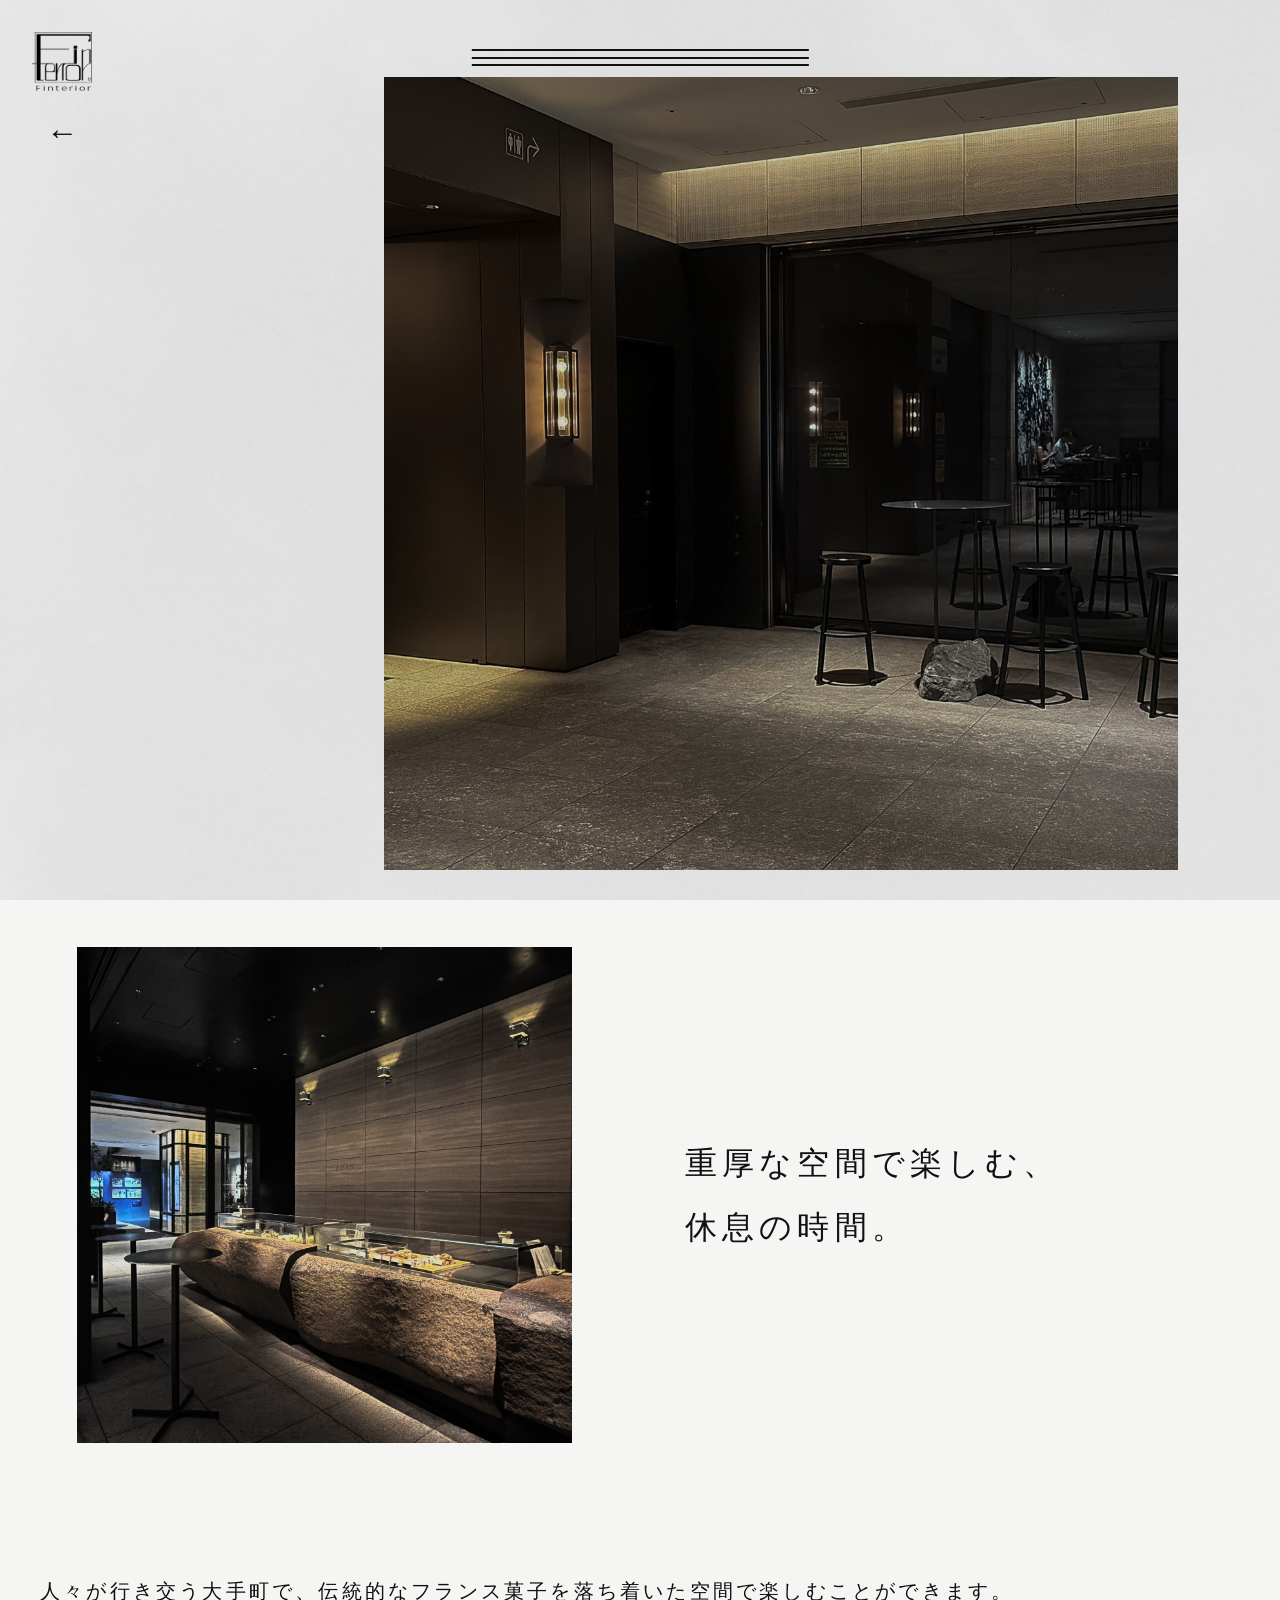
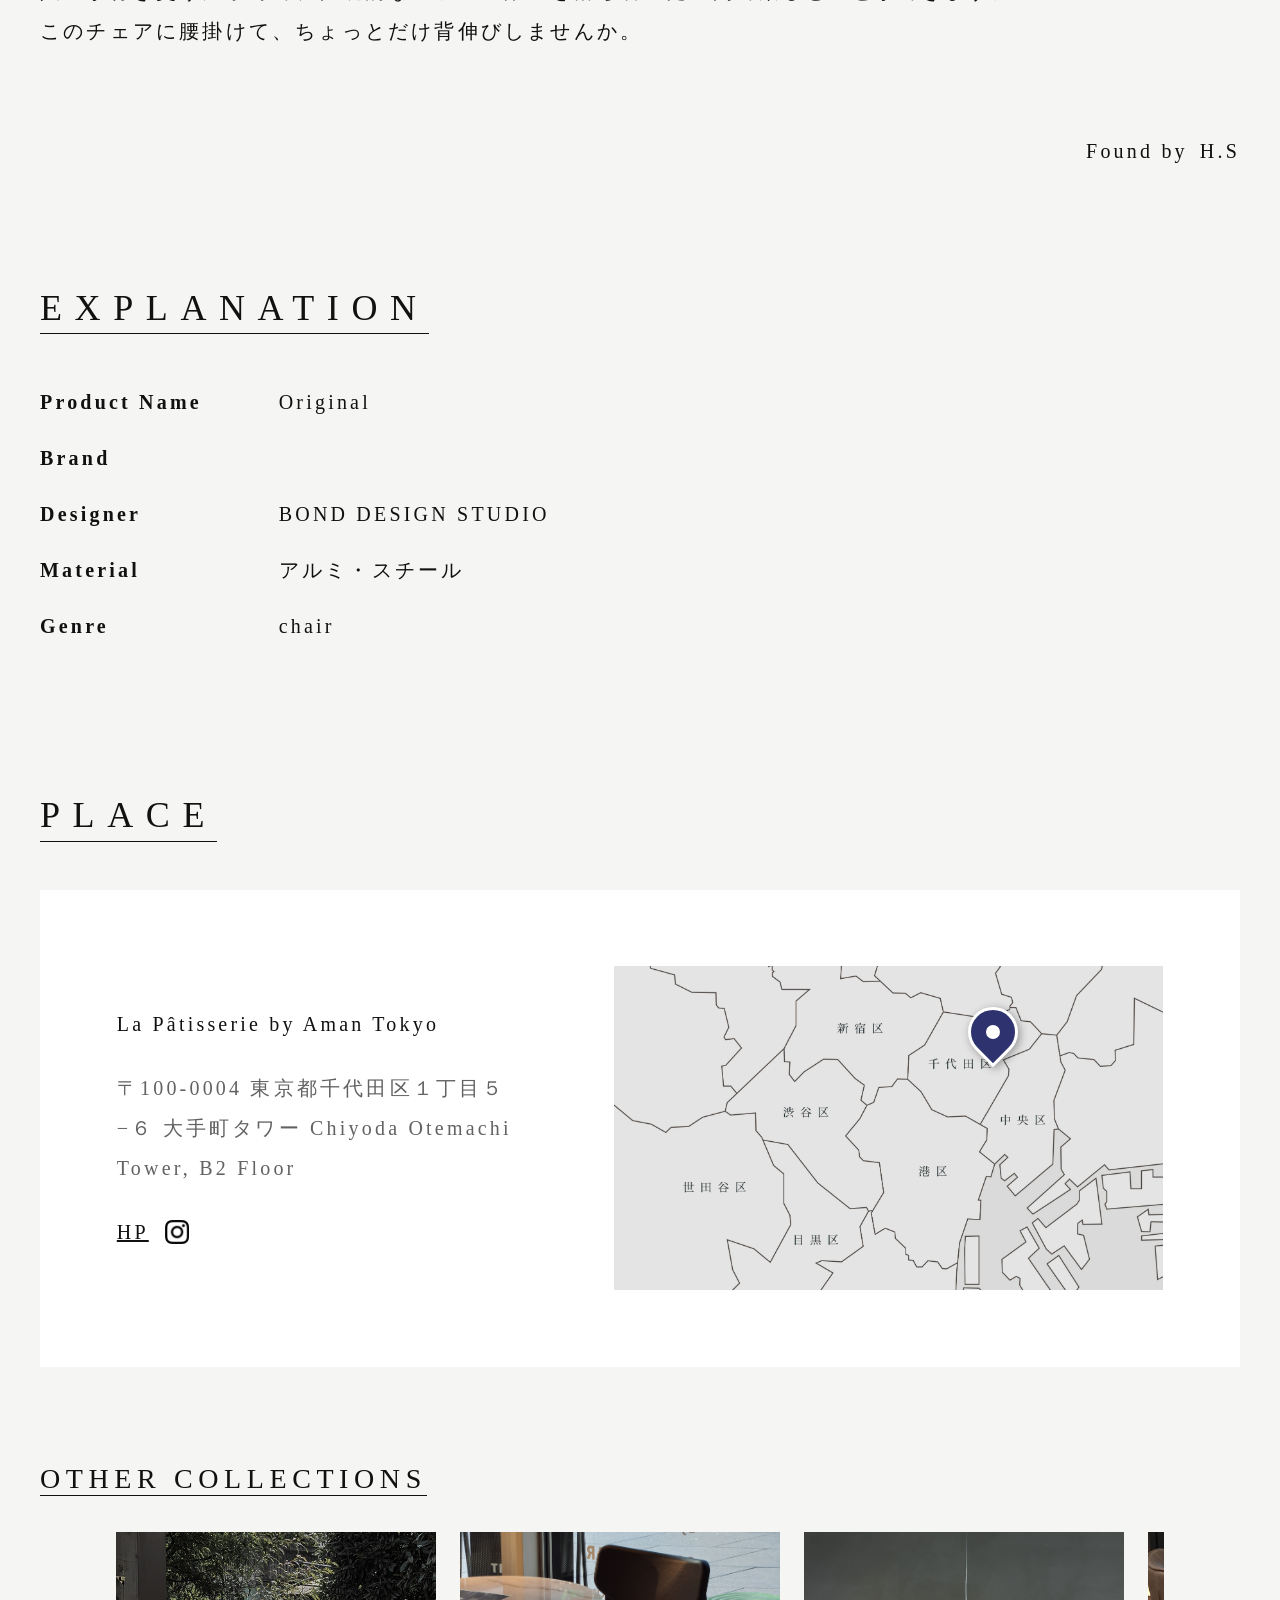
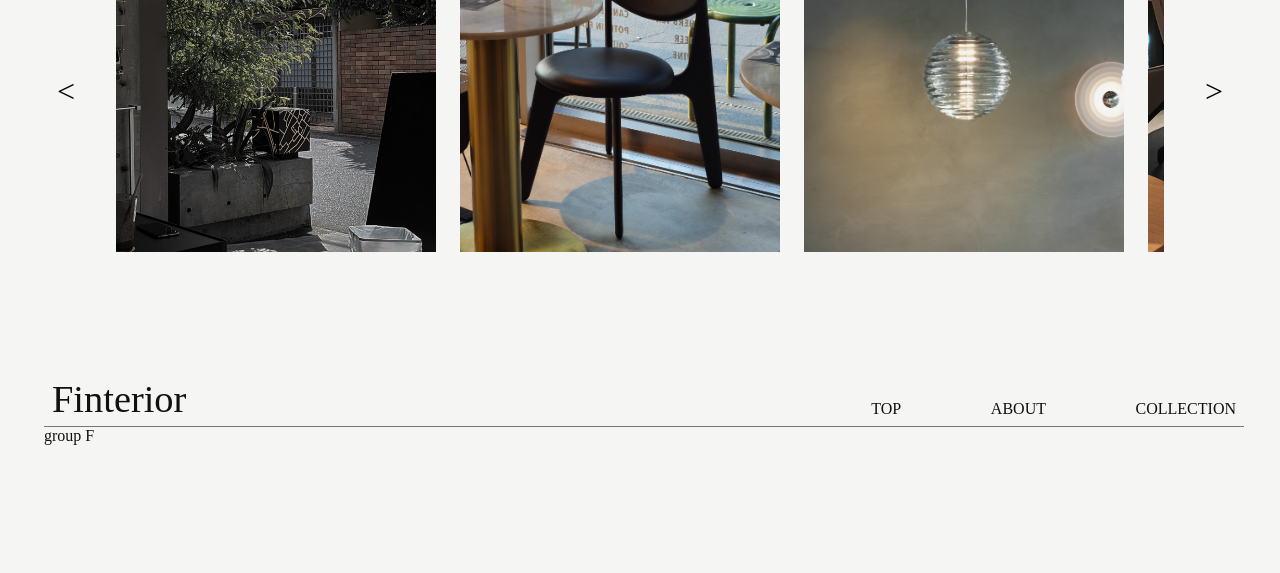
<file: docs/collection-01.html>
<!DOCTYPE html>
<html lang="ja">
<head>
  <meta charset="UTF-8">
  <meta name="viewport" content="width=device-width, initial-scale=1.0">
  <title>Collection 01</title>
  <link rel="stylesheet" href="collection.css">
  <script src="collection-page.js?v=2" defer></script>
</head>
<body></body>
</html>
</file>
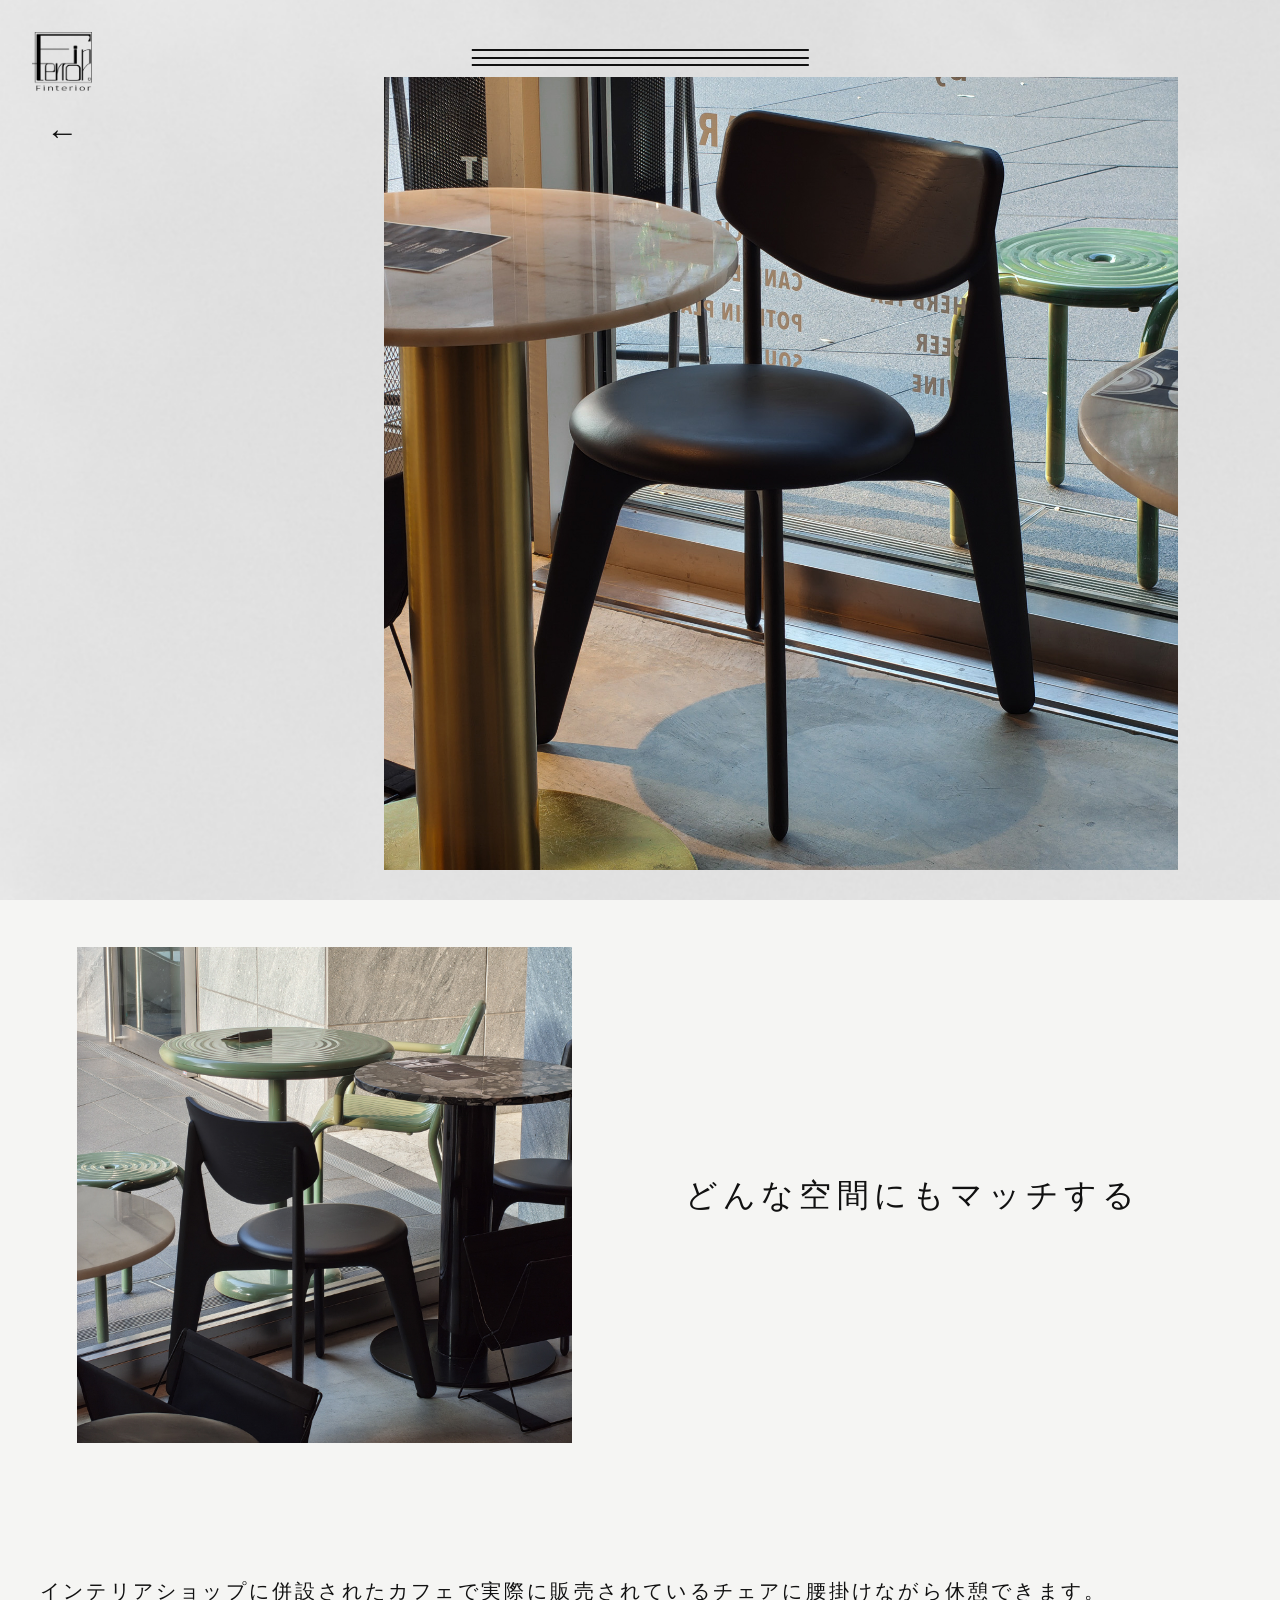
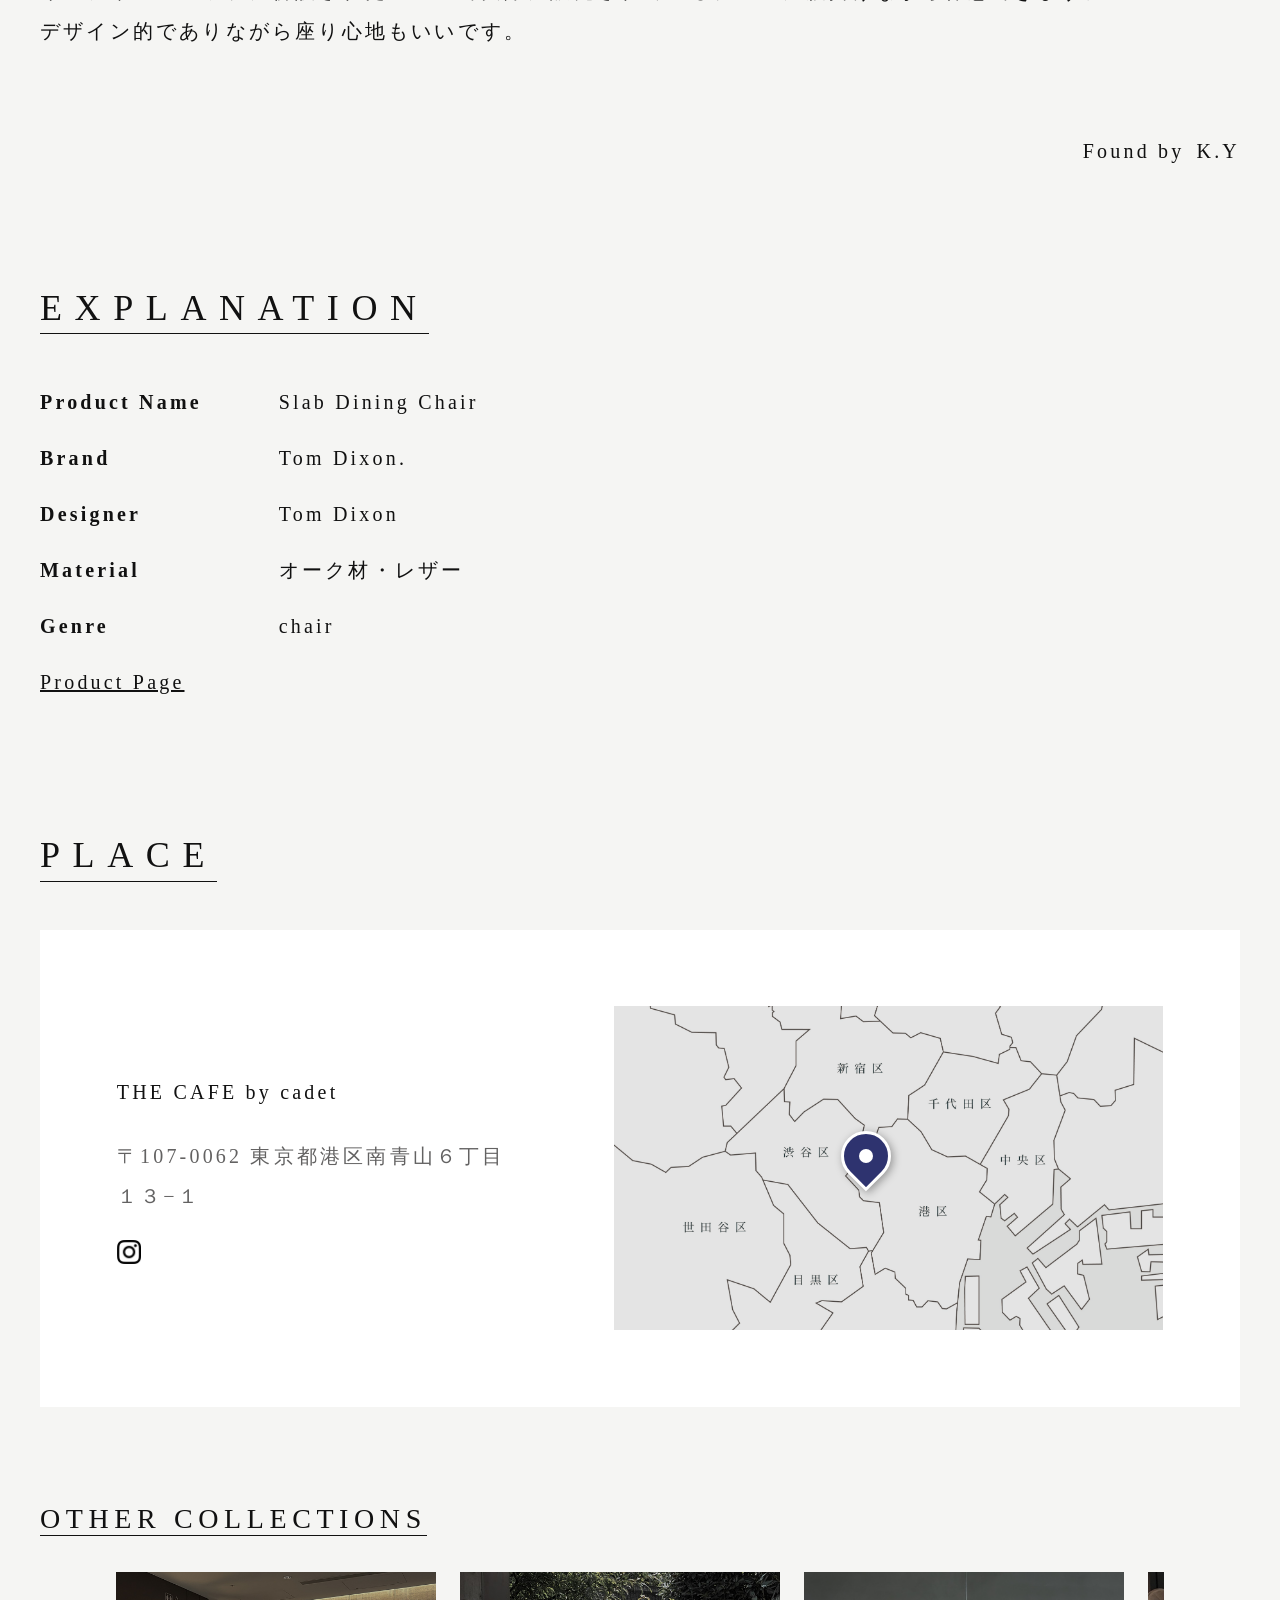
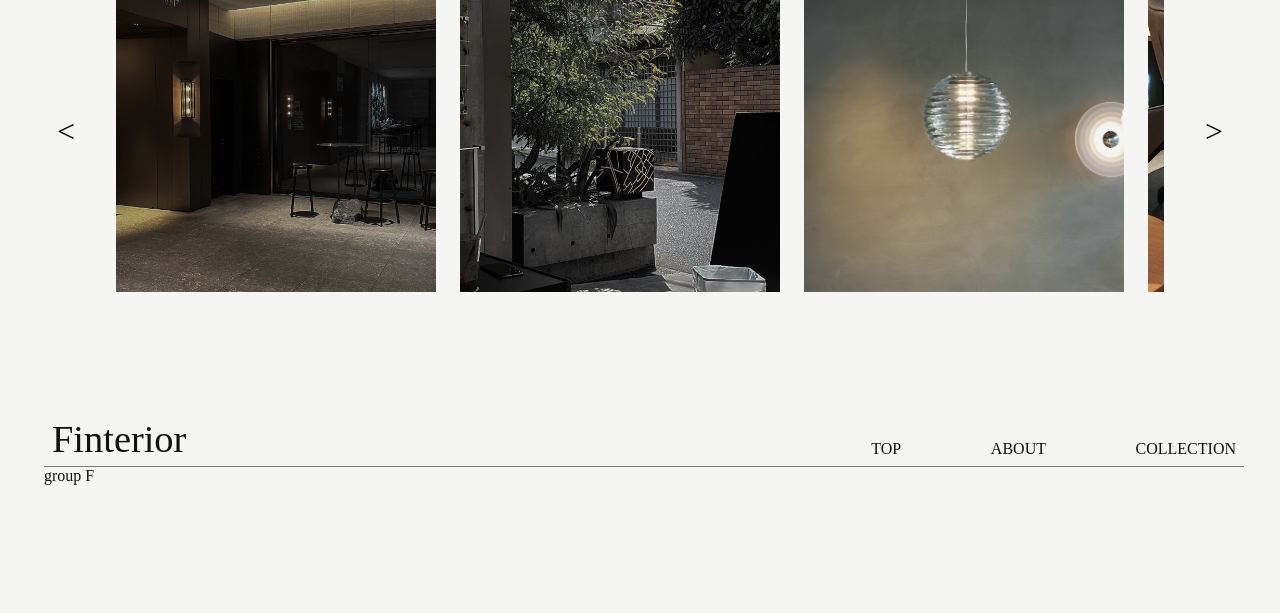
<file: docs/collection-02.html>
<!DOCTYPE html>
<html lang="ja">
<head>
  <meta charset="UTF-8">
  <meta name="viewport" content="width=device-width, initial-scale=1.0">
  <title>Collection 02</title>
  <link rel="stylesheet" href="collection.css">
  <script src="collection-page.js?v=2" defer></script>
</head>
<body></body>
</html>
</file>
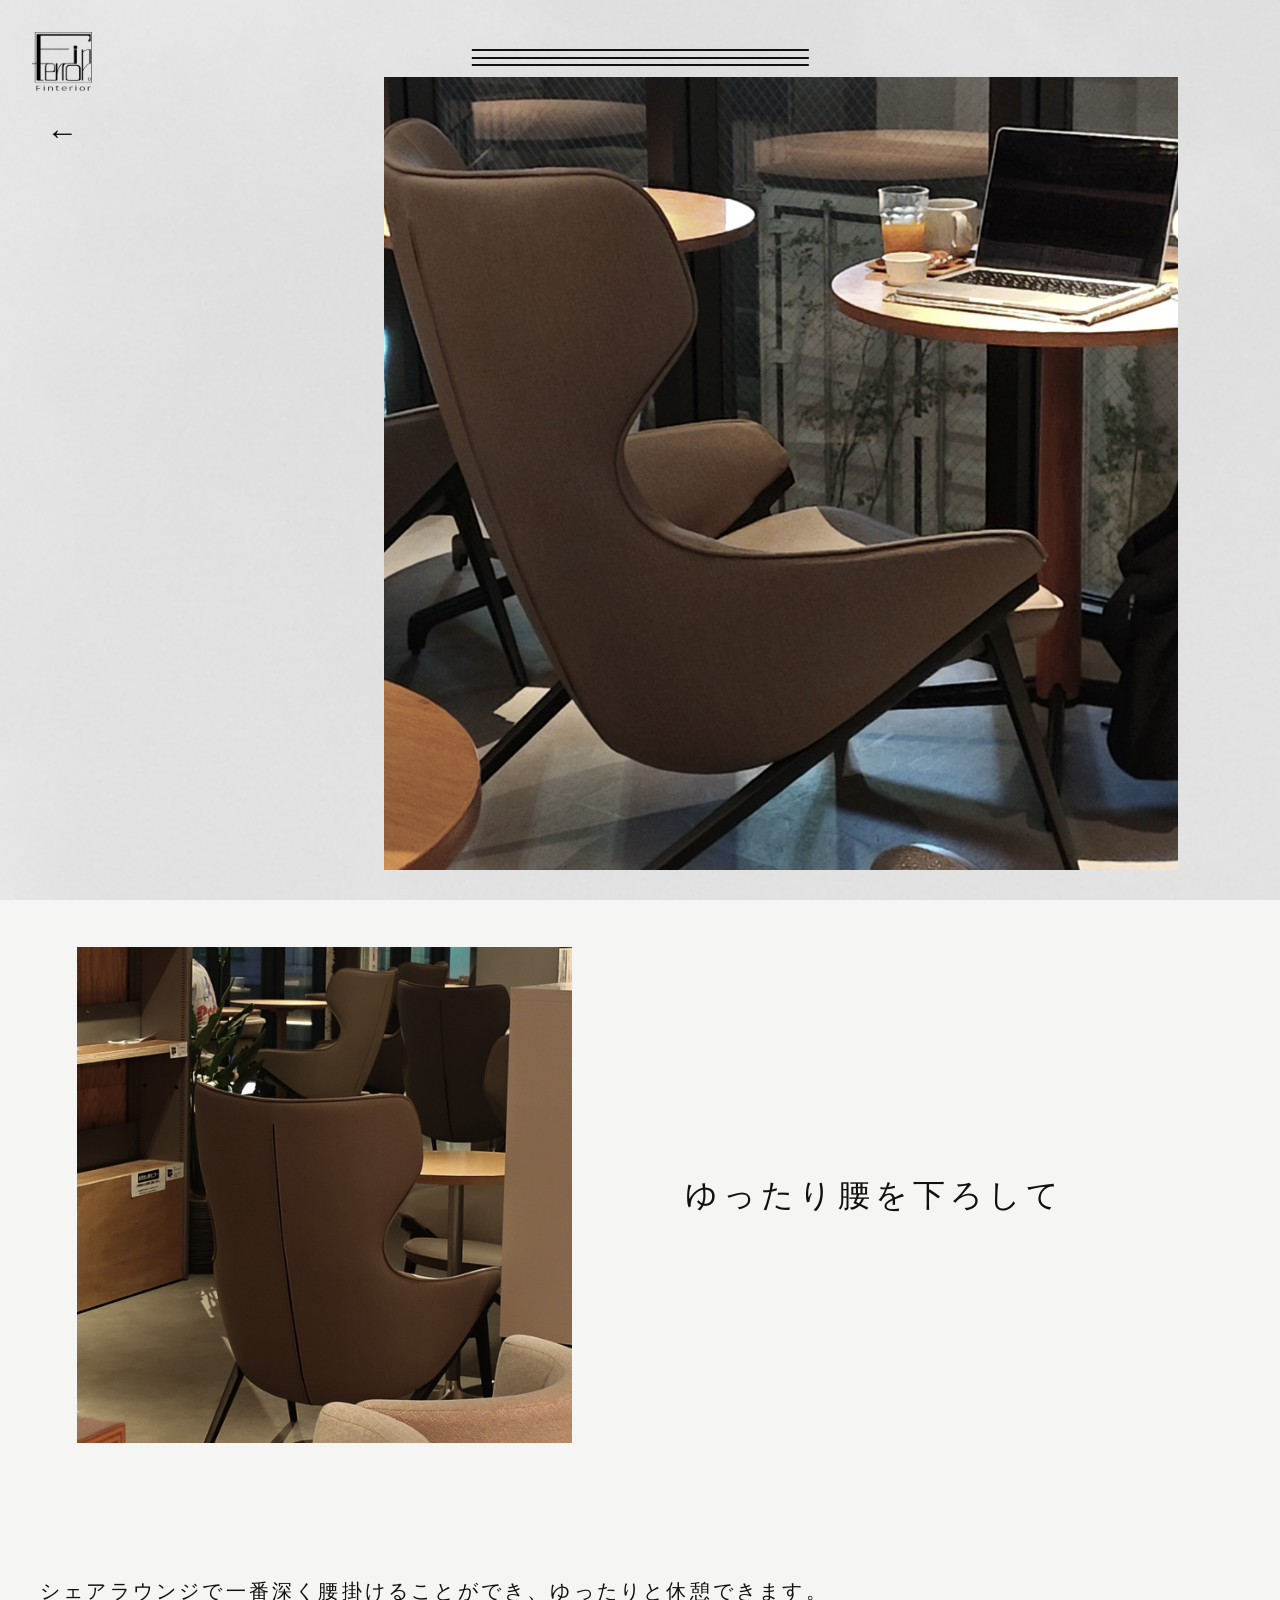
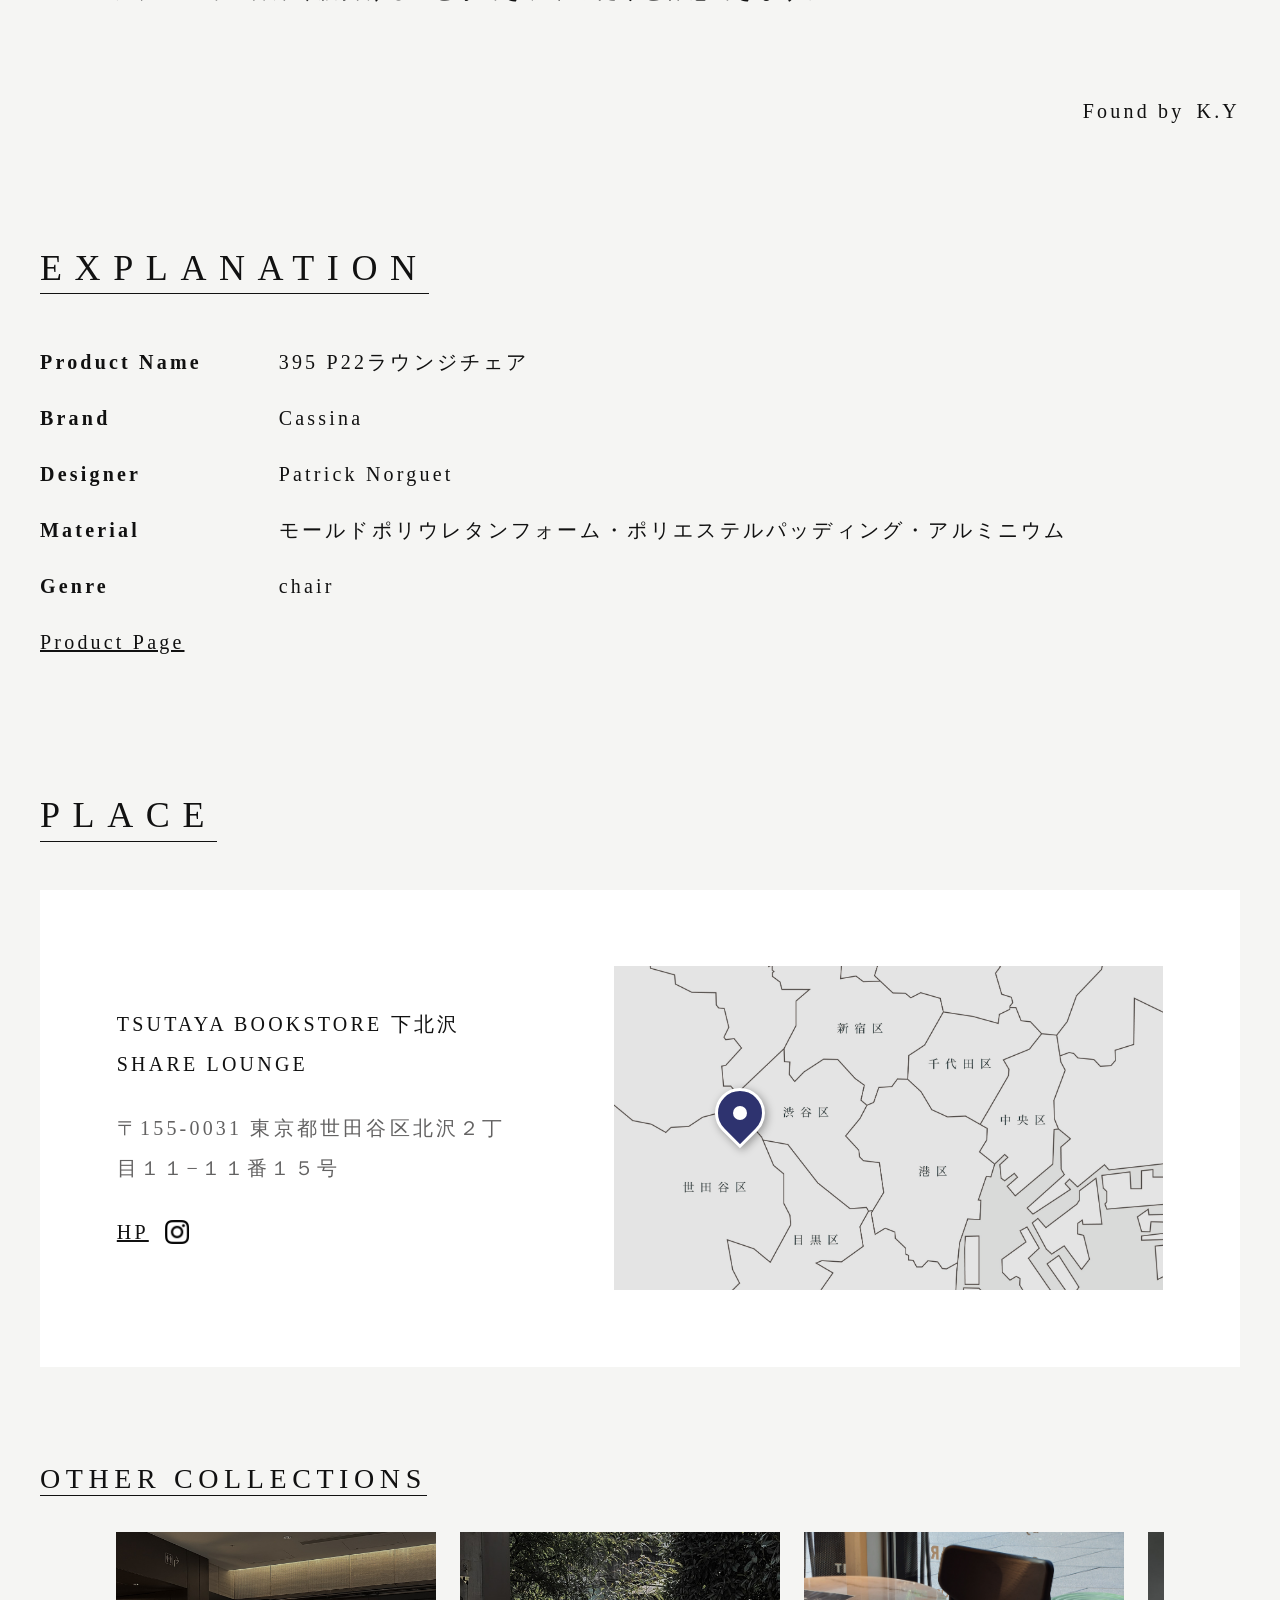
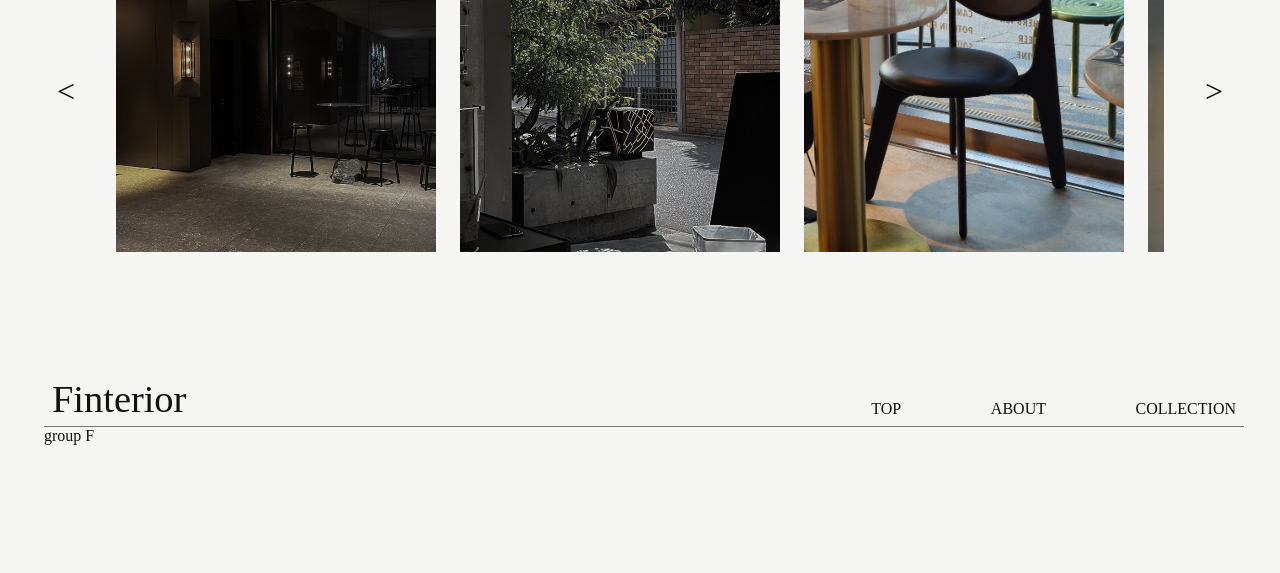
<file: docs/collection-03.html>
<!DOCTYPE html>
<html lang="ja">
<head>
  <meta charset="UTF-8">
  <meta name="viewport" content="width=device-width, initial-scale=1.0">
  <title>Collection 03</title>
  <link rel="stylesheet" href="collection.css">
  <script src="collection-page.js?v=2" defer></script>
</head>
<body></body>
</html>
</file>
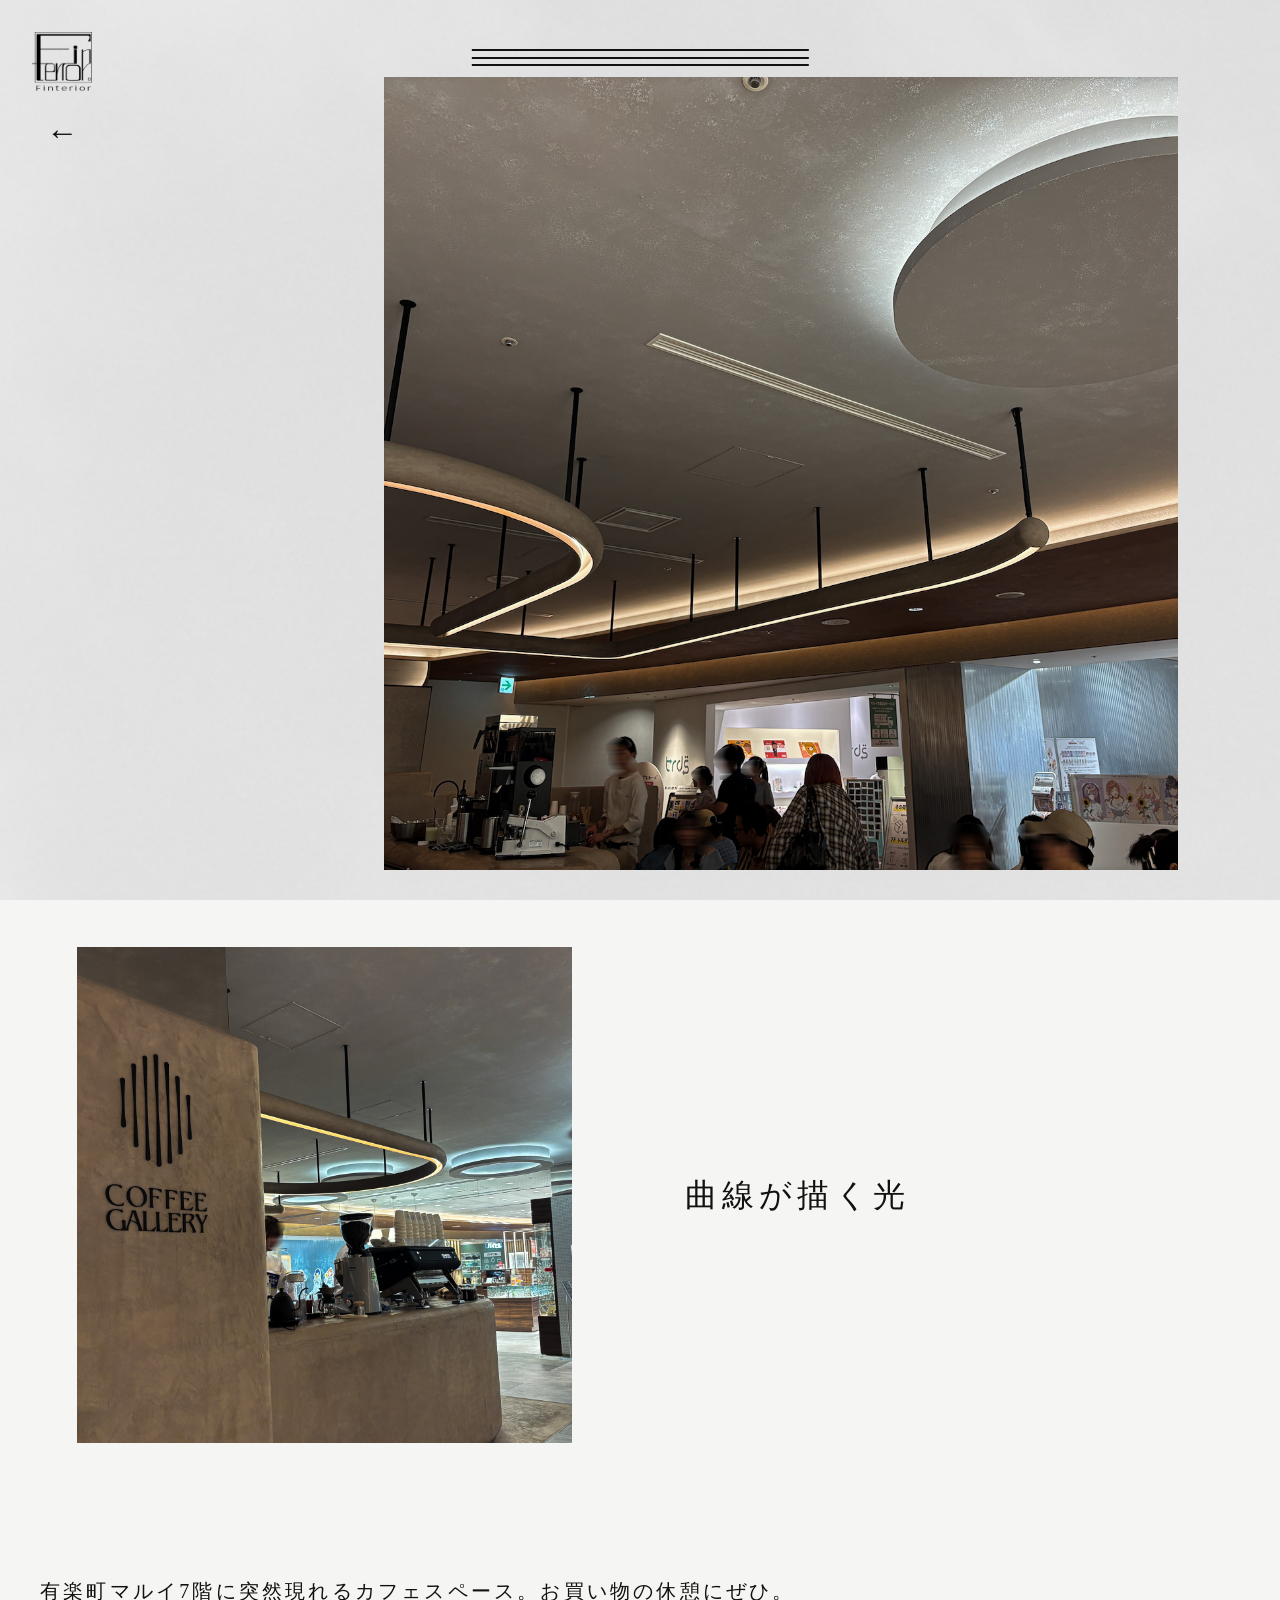
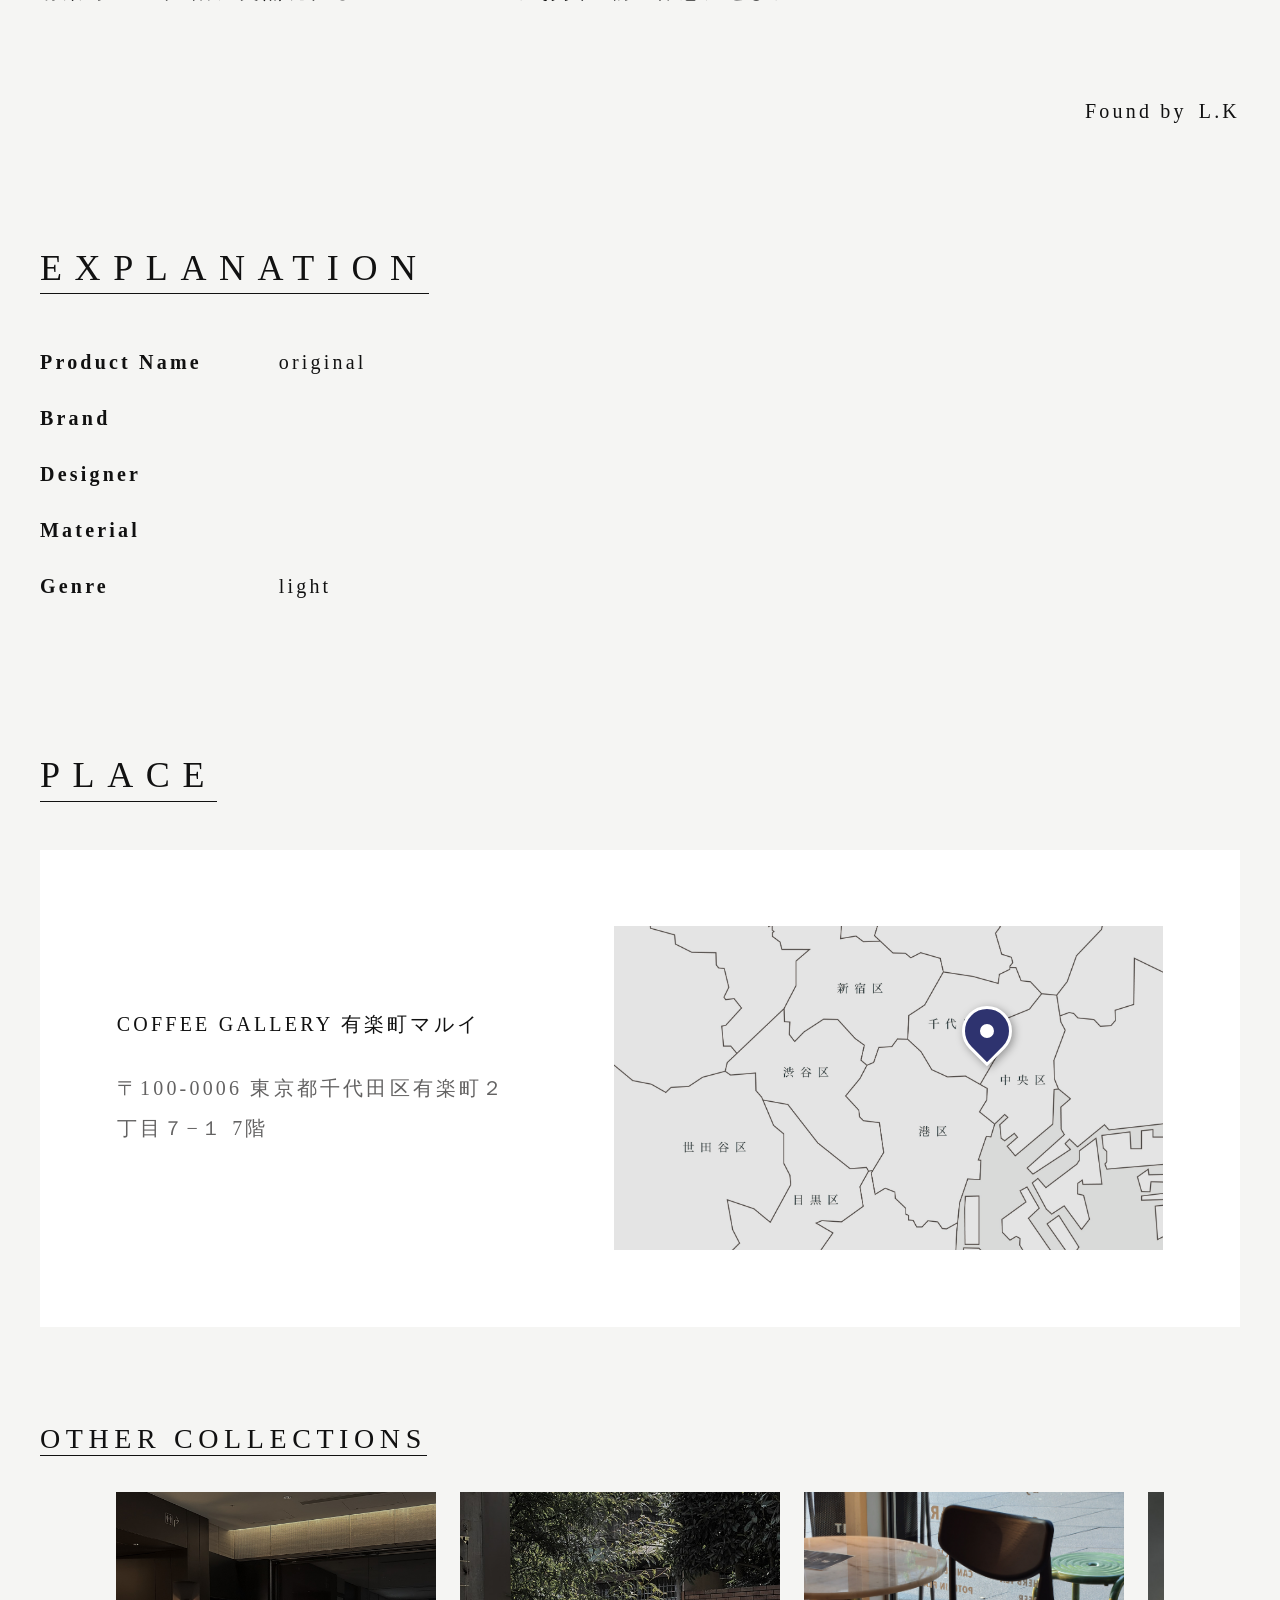
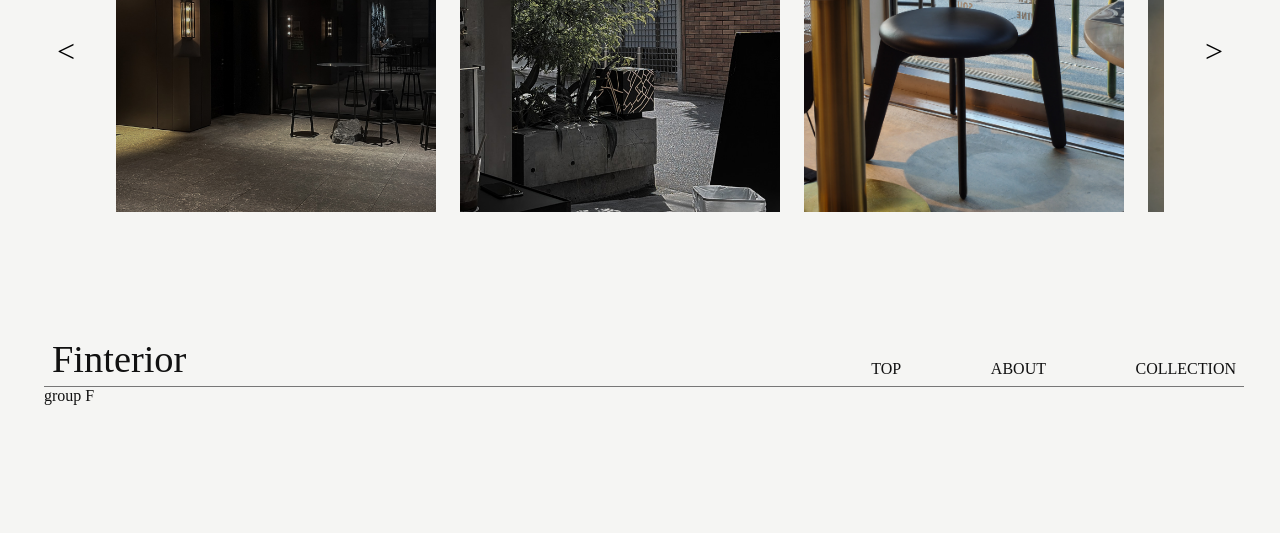
<file: docs/collection-04.html>
<!DOCTYPE html>
<html lang="ja">
<head>
  <meta charset="UTF-8">
  <meta name="viewport" content="width=device-width, initial-scale=1.0">
  <title>Collection 04</title>
  <link rel="stylesheet" href="collection.css">
  <script src="collection-page.js?v=2" defer></script>
</head>
<body></body>
</html>
</file>
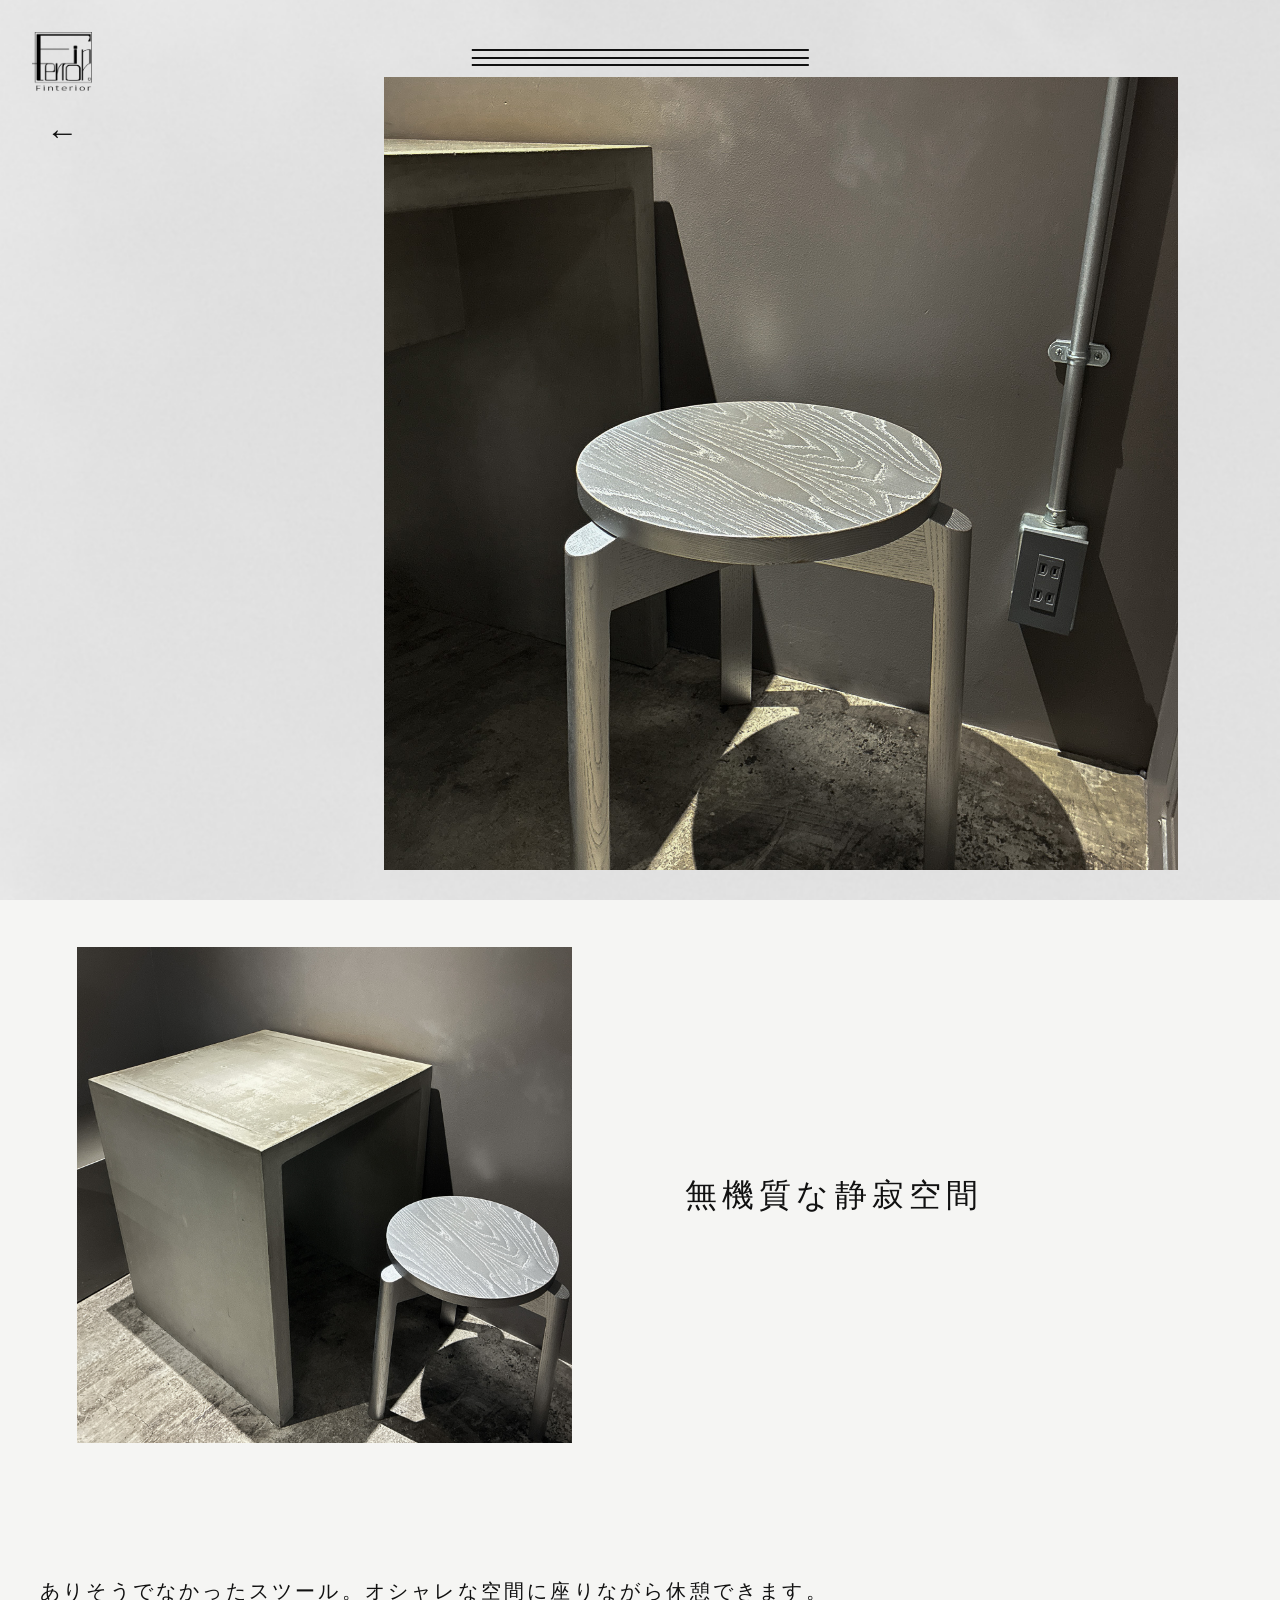
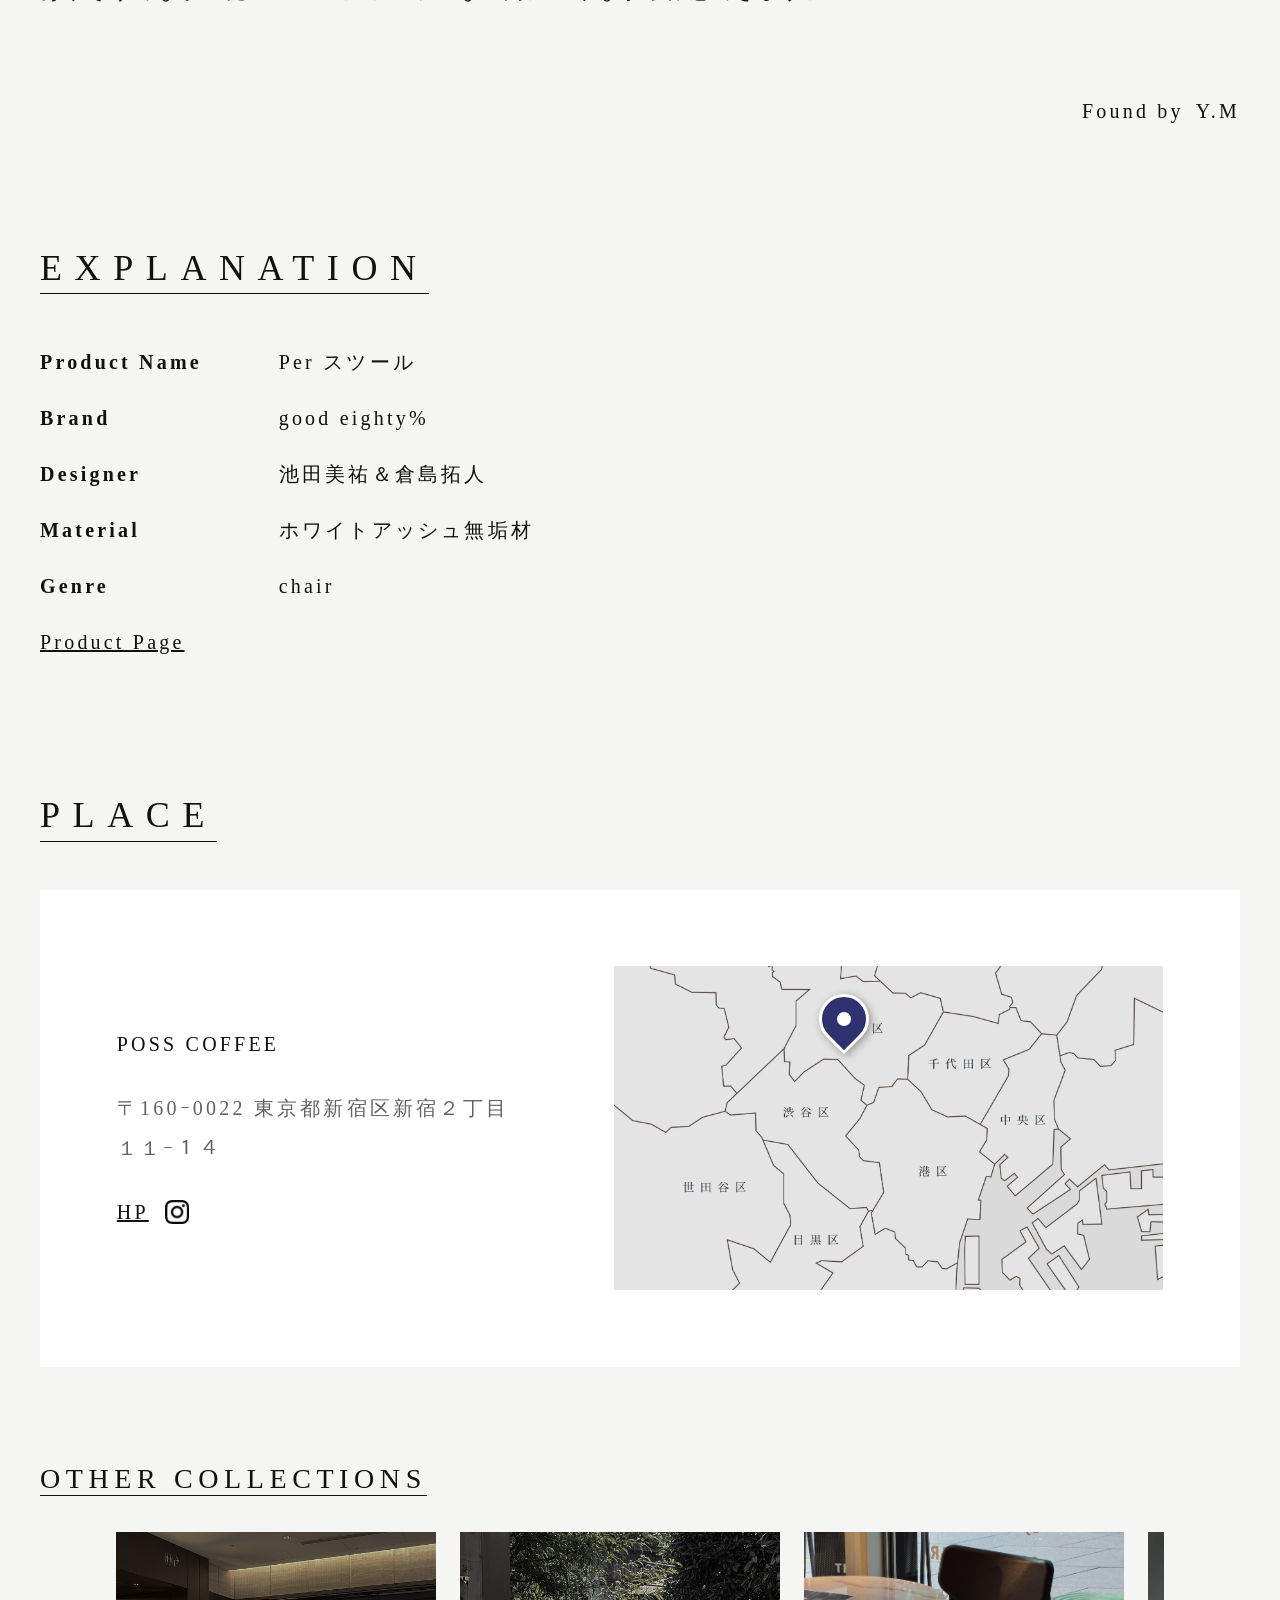
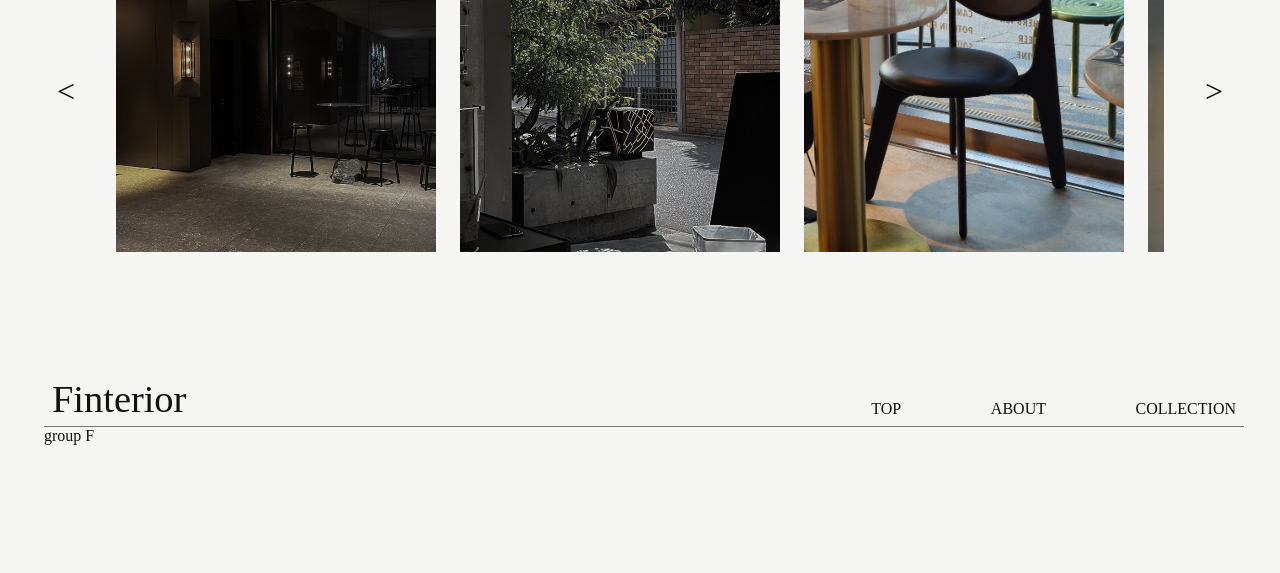
<file: docs/collection-05.html>
<!DOCTYPE html>
<html lang="ja">
<head>
  <meta charset="UTF-8">
  <meta name="viewport" content="width=device-width, initial-scale=1.0">
  <title>Collection 05</title>
  <link rel="stylesheet" href="collection.css">
  <script src="collection-page.js?v=2" defer></script>
</head>
<body></body>
</html>
</file>
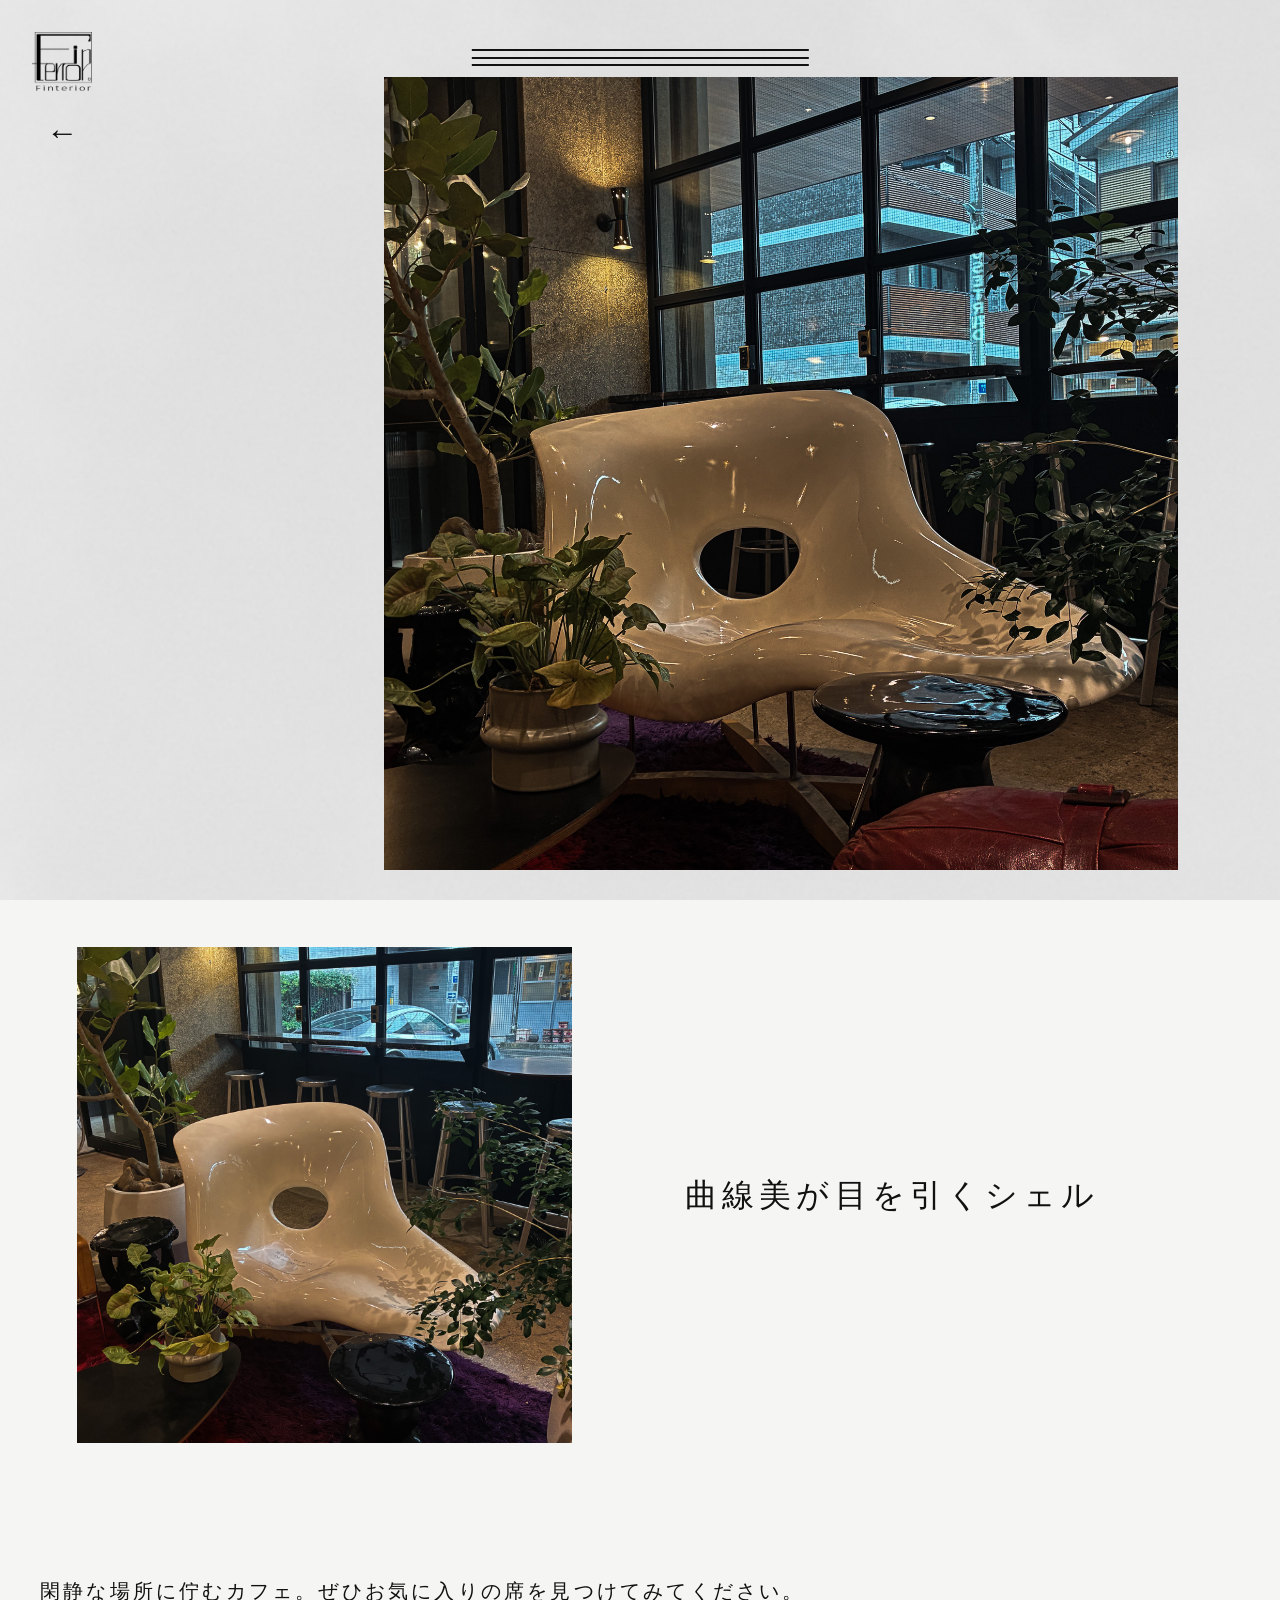
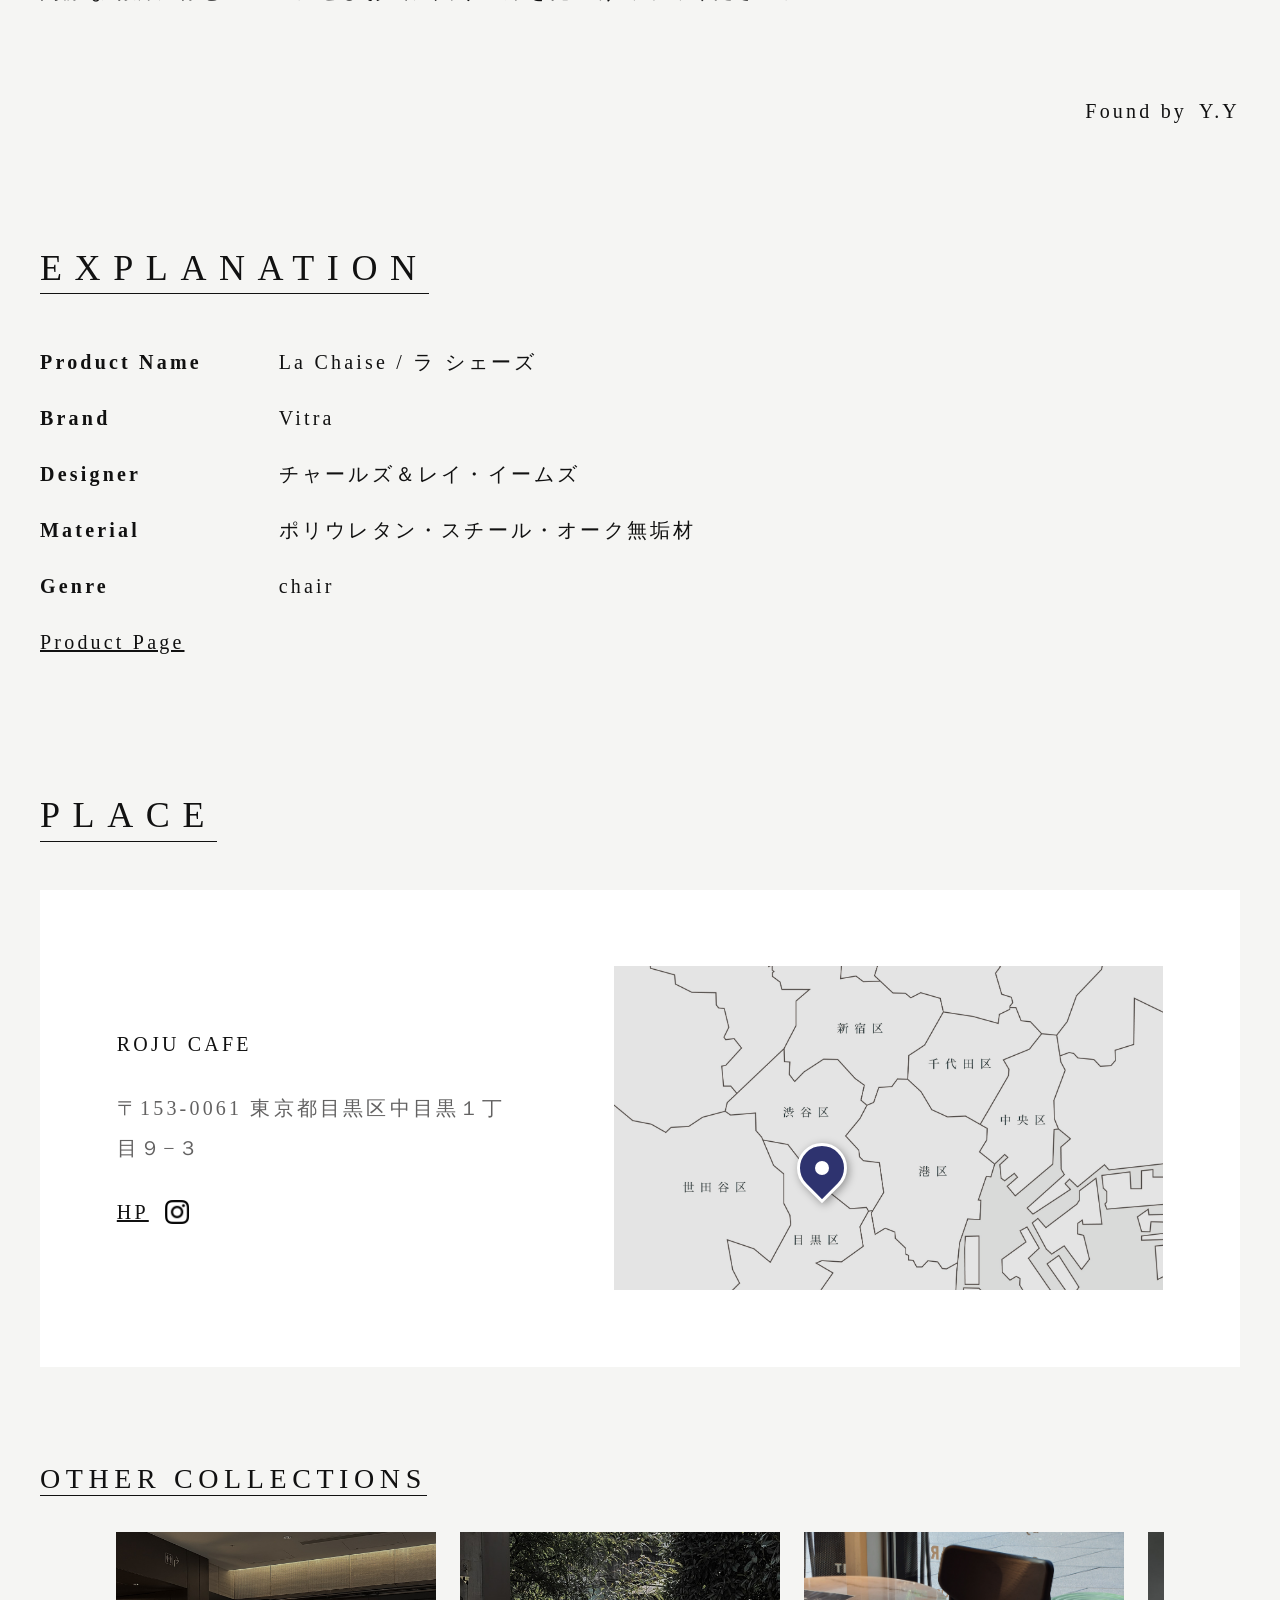
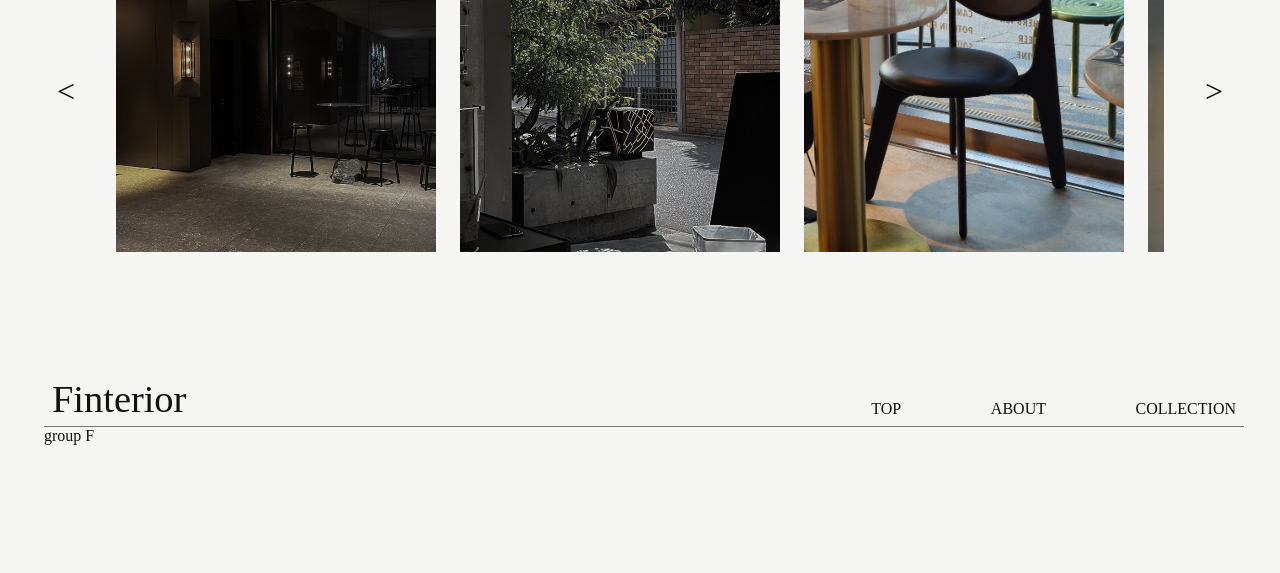
<file: docs/collection-06.html>
<!DOCTYPE html>
<html lang="ja">
<head>
  <meta charset="UTF-8">
  <meta name="viewport" content="width=device-width, initial-scale=1.0">
  <title>Collection 06</title>
  <link rel="stylesheet" href="collection.css">
  <script src="collection-page.js?v=2" defer></script>
</head>
<body></body>
</html>
</file>
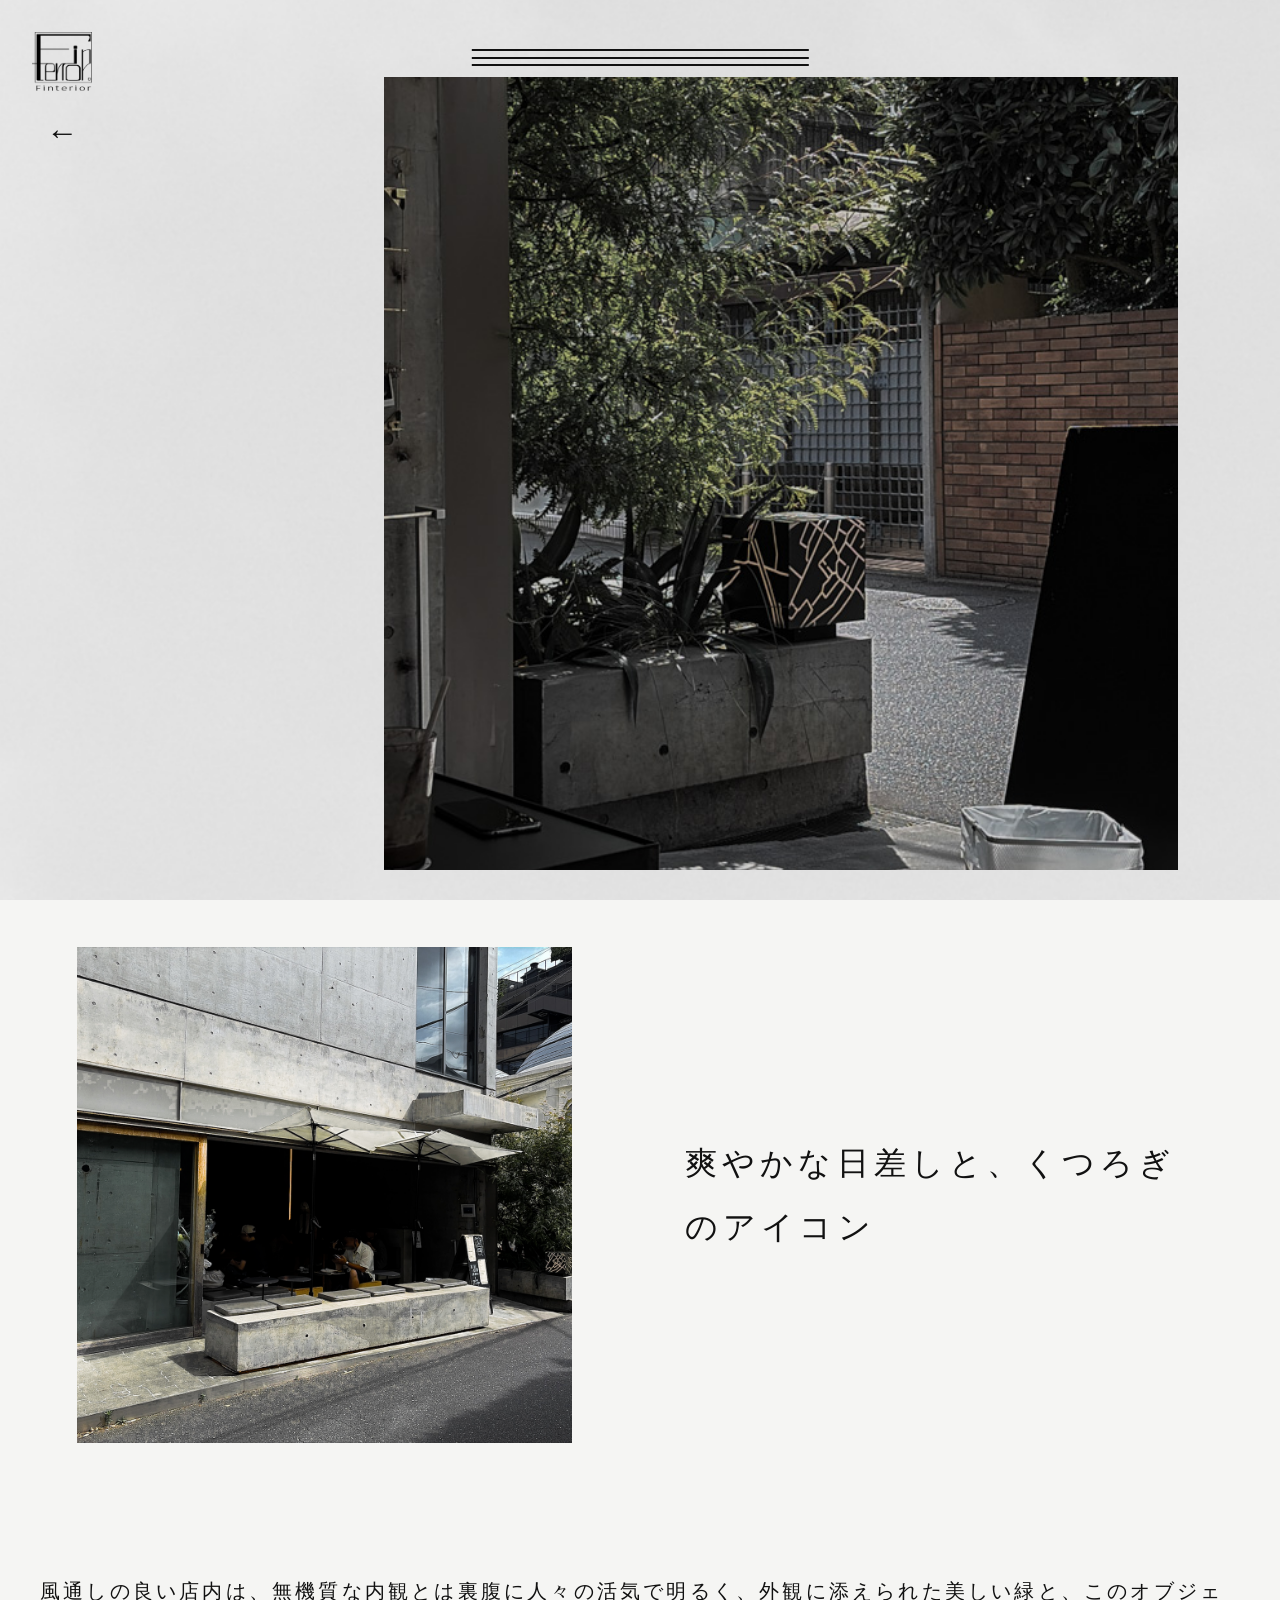
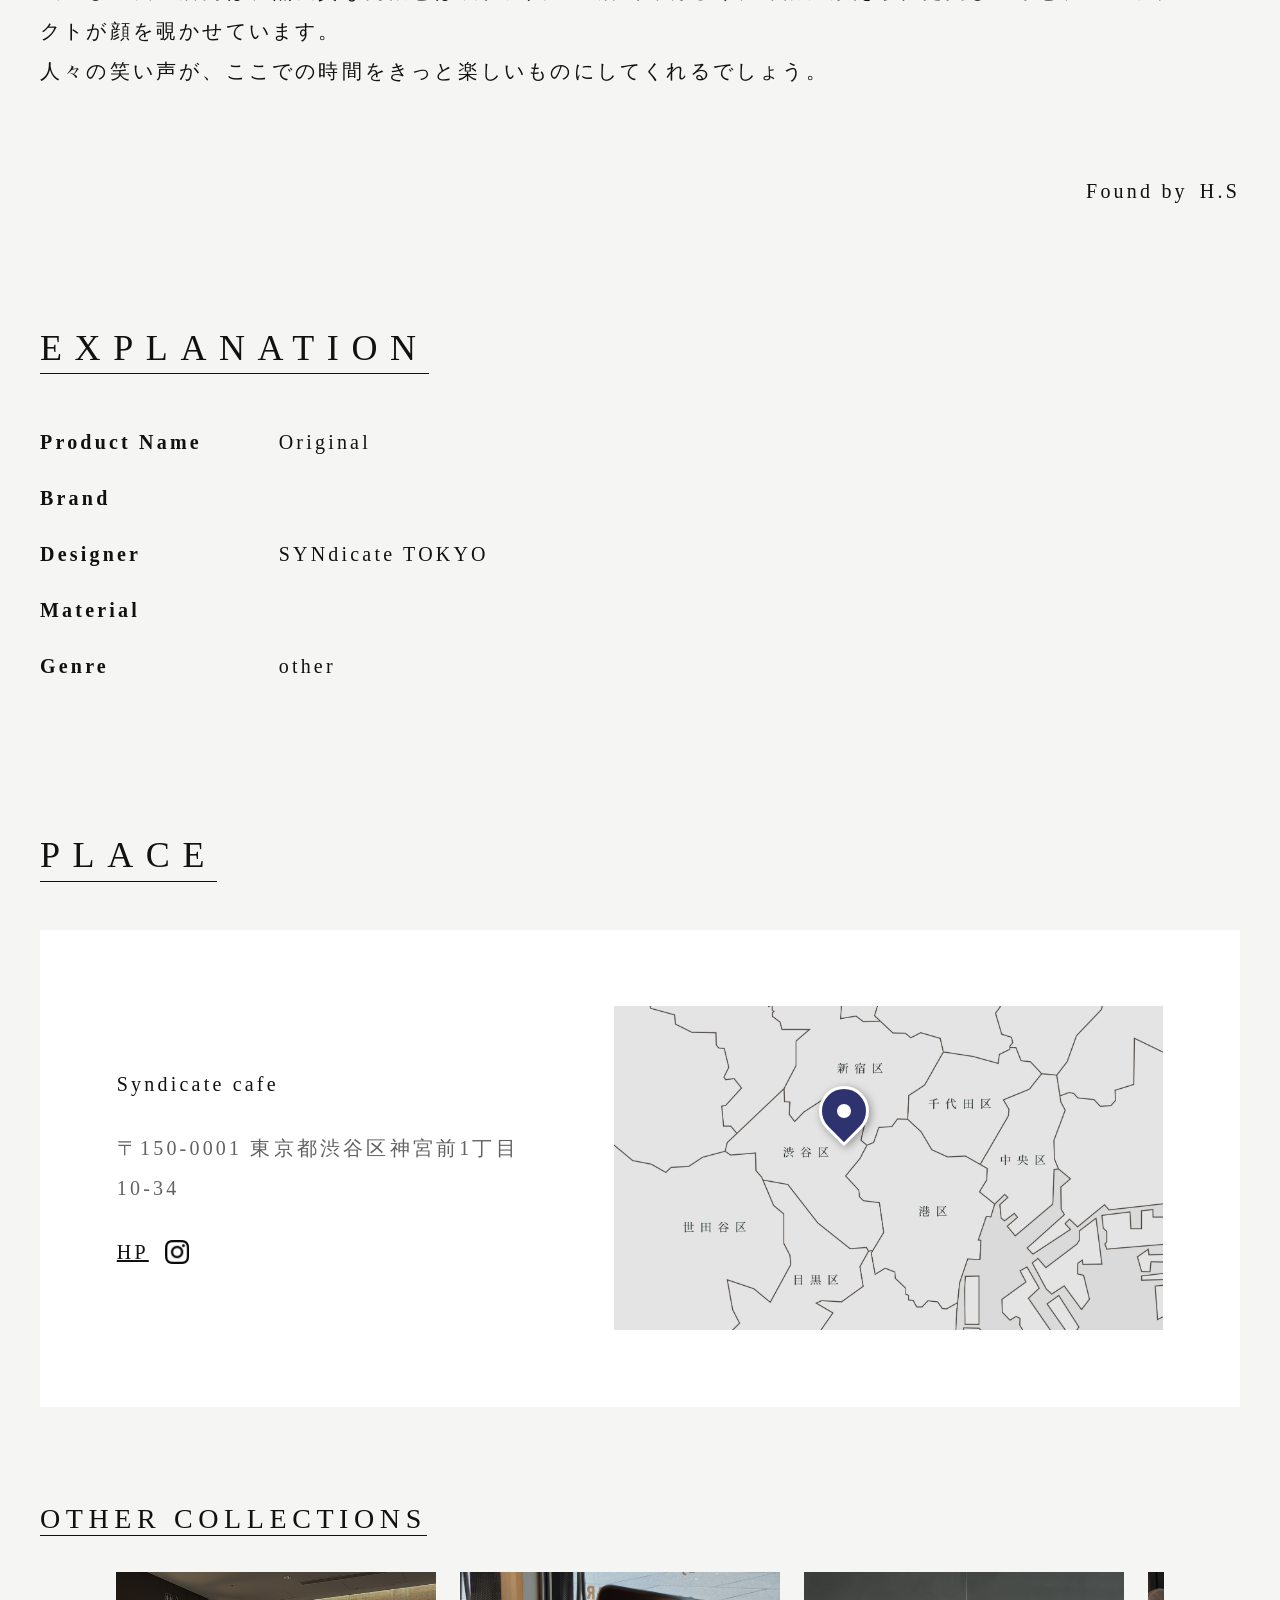
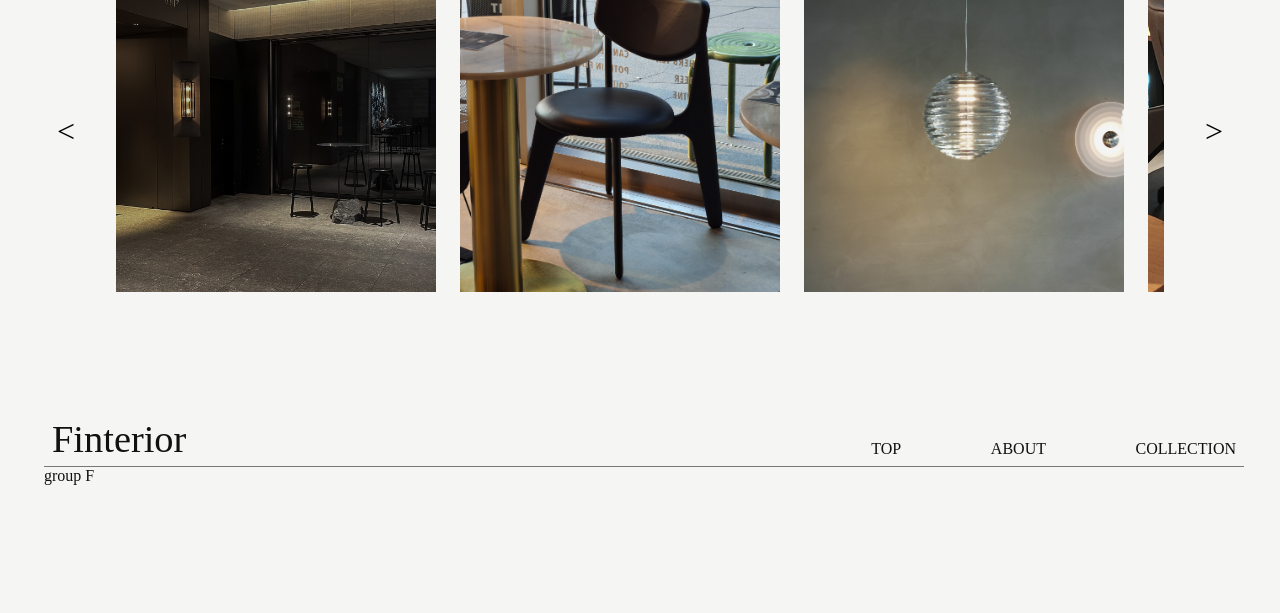
<file: docs/collection-07.html>
<!DOCTYPE html>
<html lang="ja">
<head>
  <meta charset="UTF-8">
  <meta name="viewport" content="width=device-width, initial-scale=1.0">
  <title>Collection 07</title>
  <link rel="stylesheet" href="collection.css">
  <script src="collection-page.js?v=2" defer></script>
</head>
<body></body>
</html>
</file>
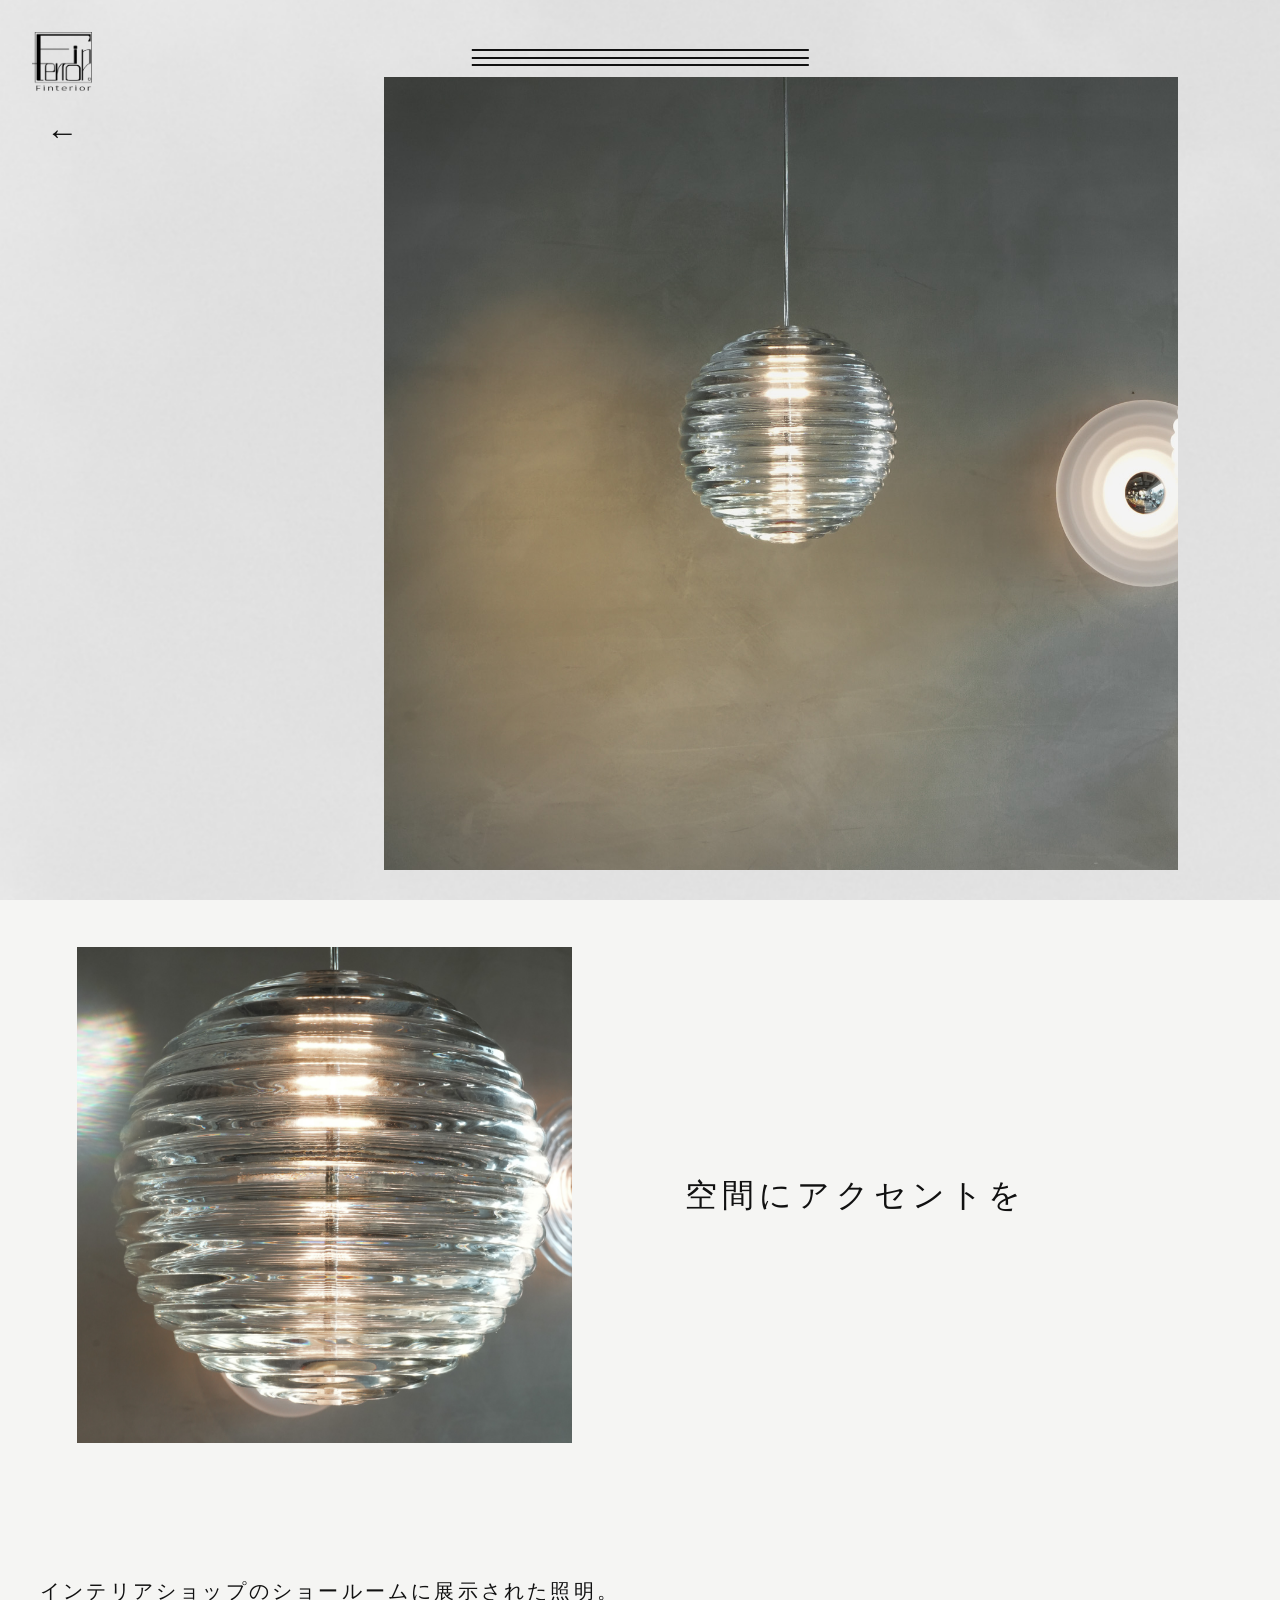
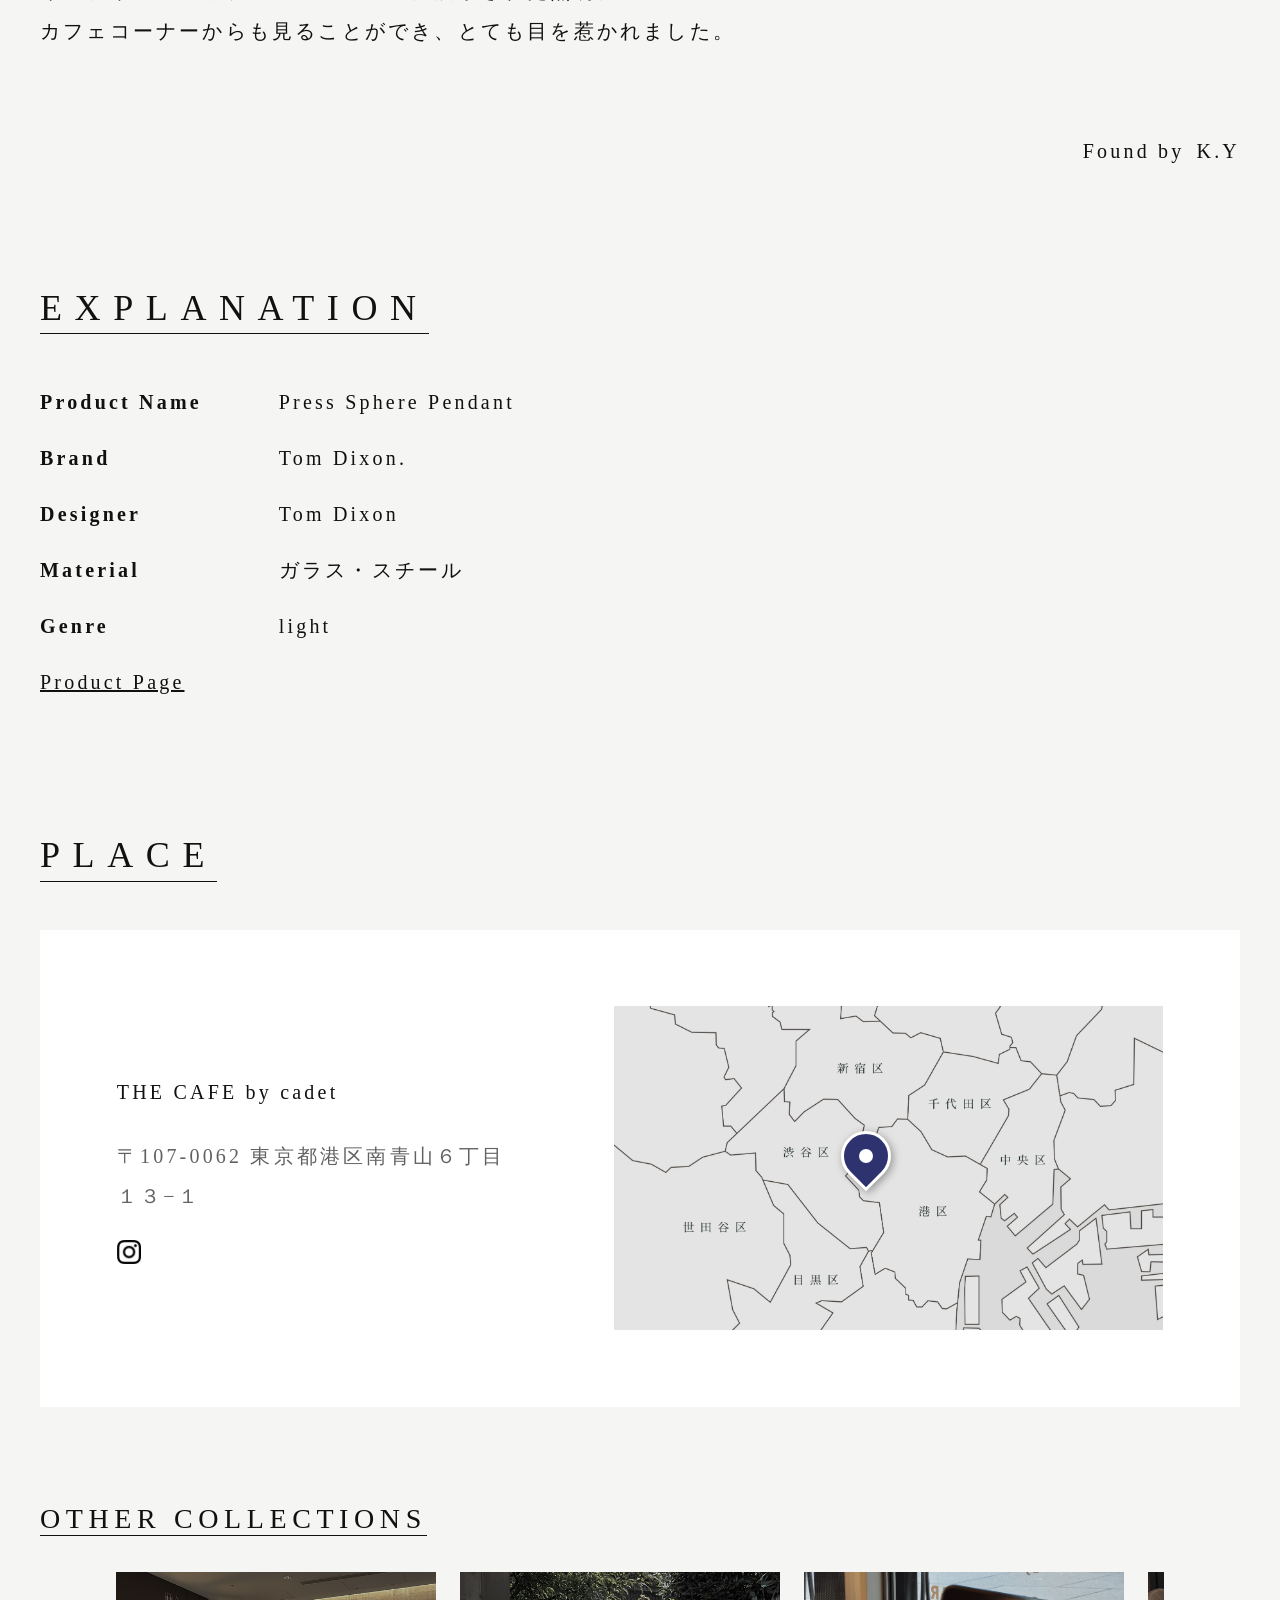
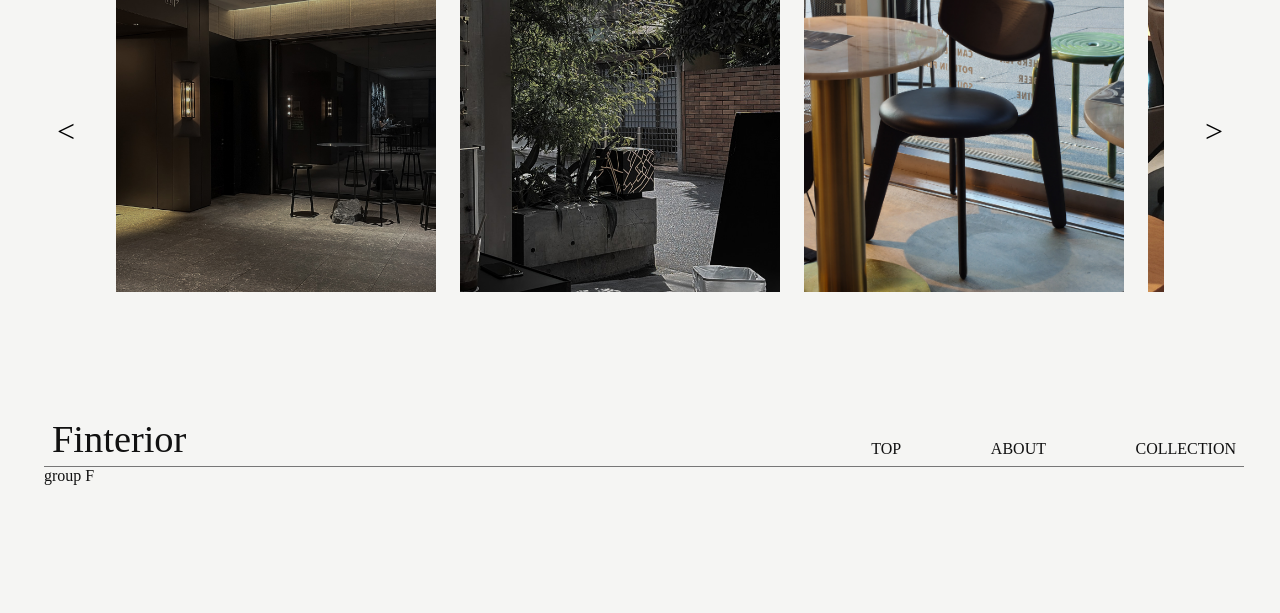
<file: docs/collection-08.html>
<!DOCTYPE html>
<html lang="ja">
<head>
  <meta charset="UTF-8">
  <meta name="viewport" content="width=device-width, initial-scale=1.0">
  <title>Collection 08</title>
  <link rel="stylesheet" href="collection.css">
  <script src="collection-page.js?v=2" defer></script>
</head>
<body></body>
</html>
</file>
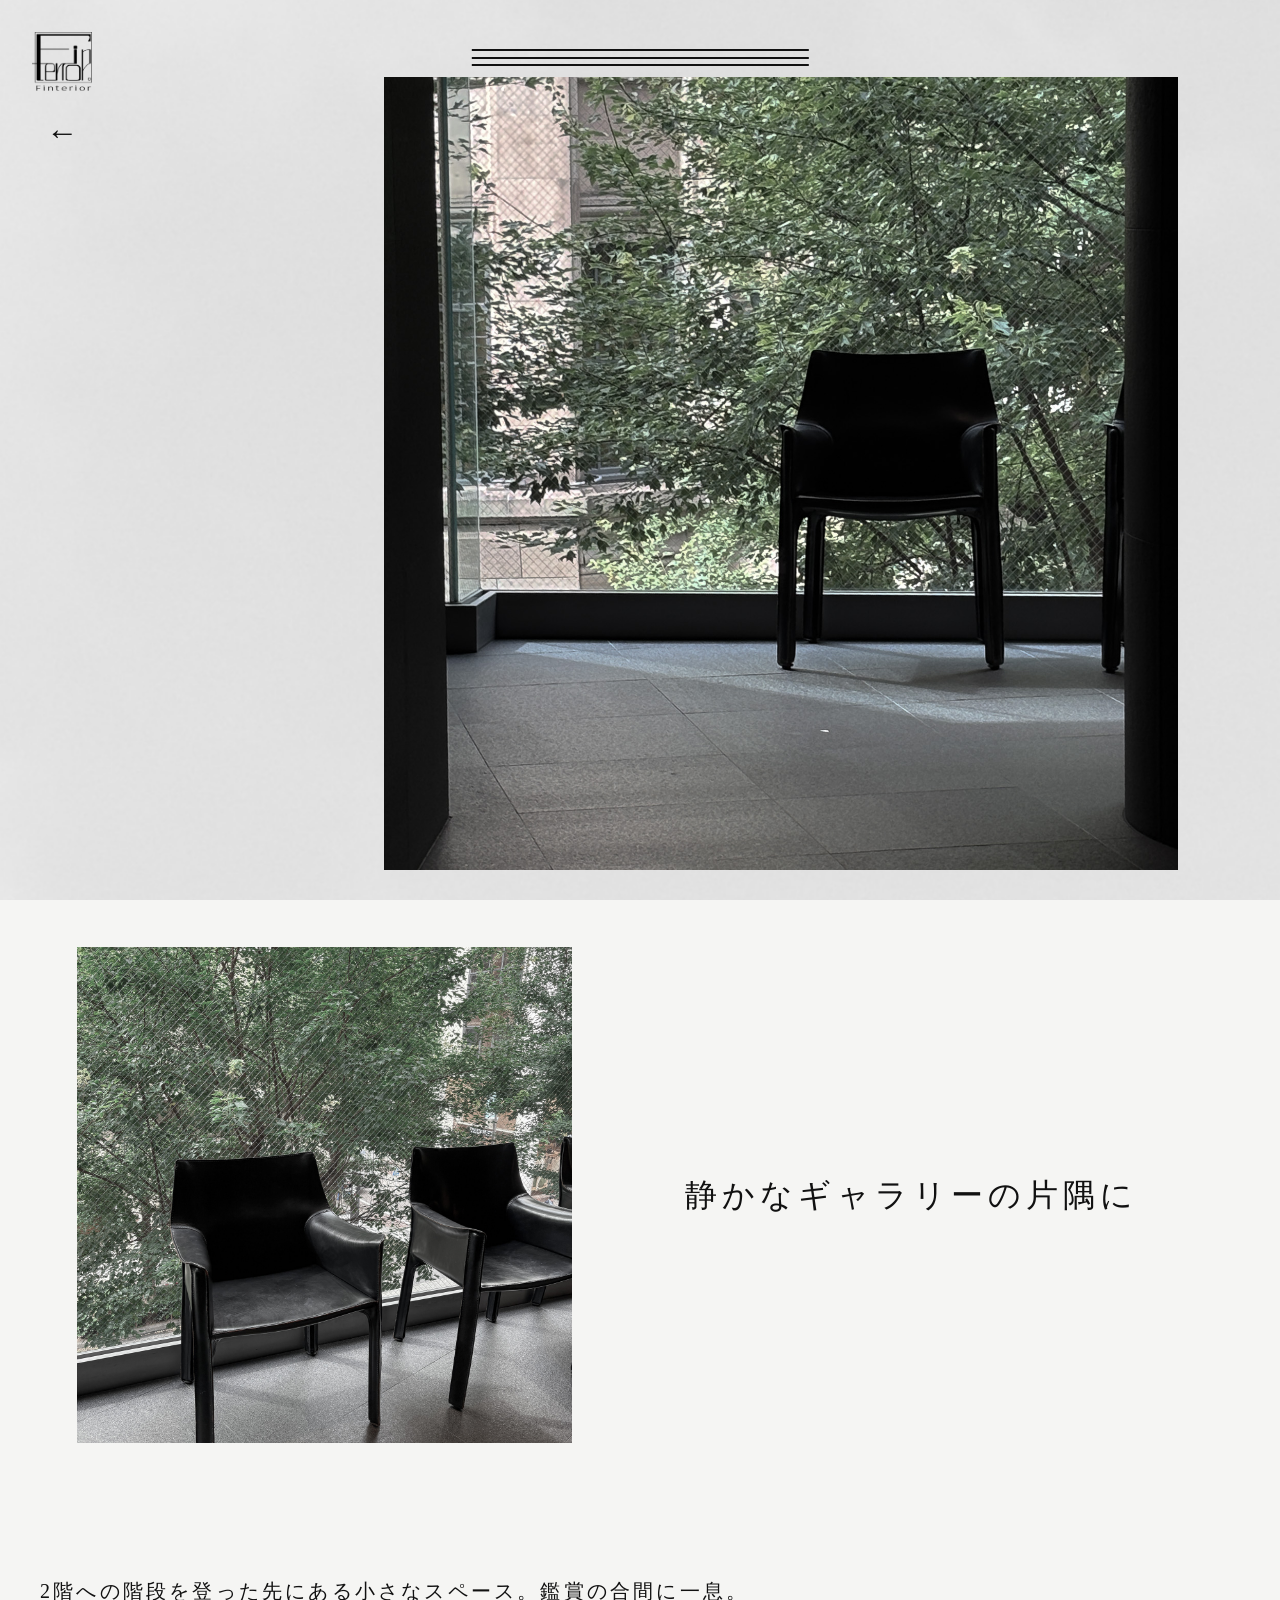
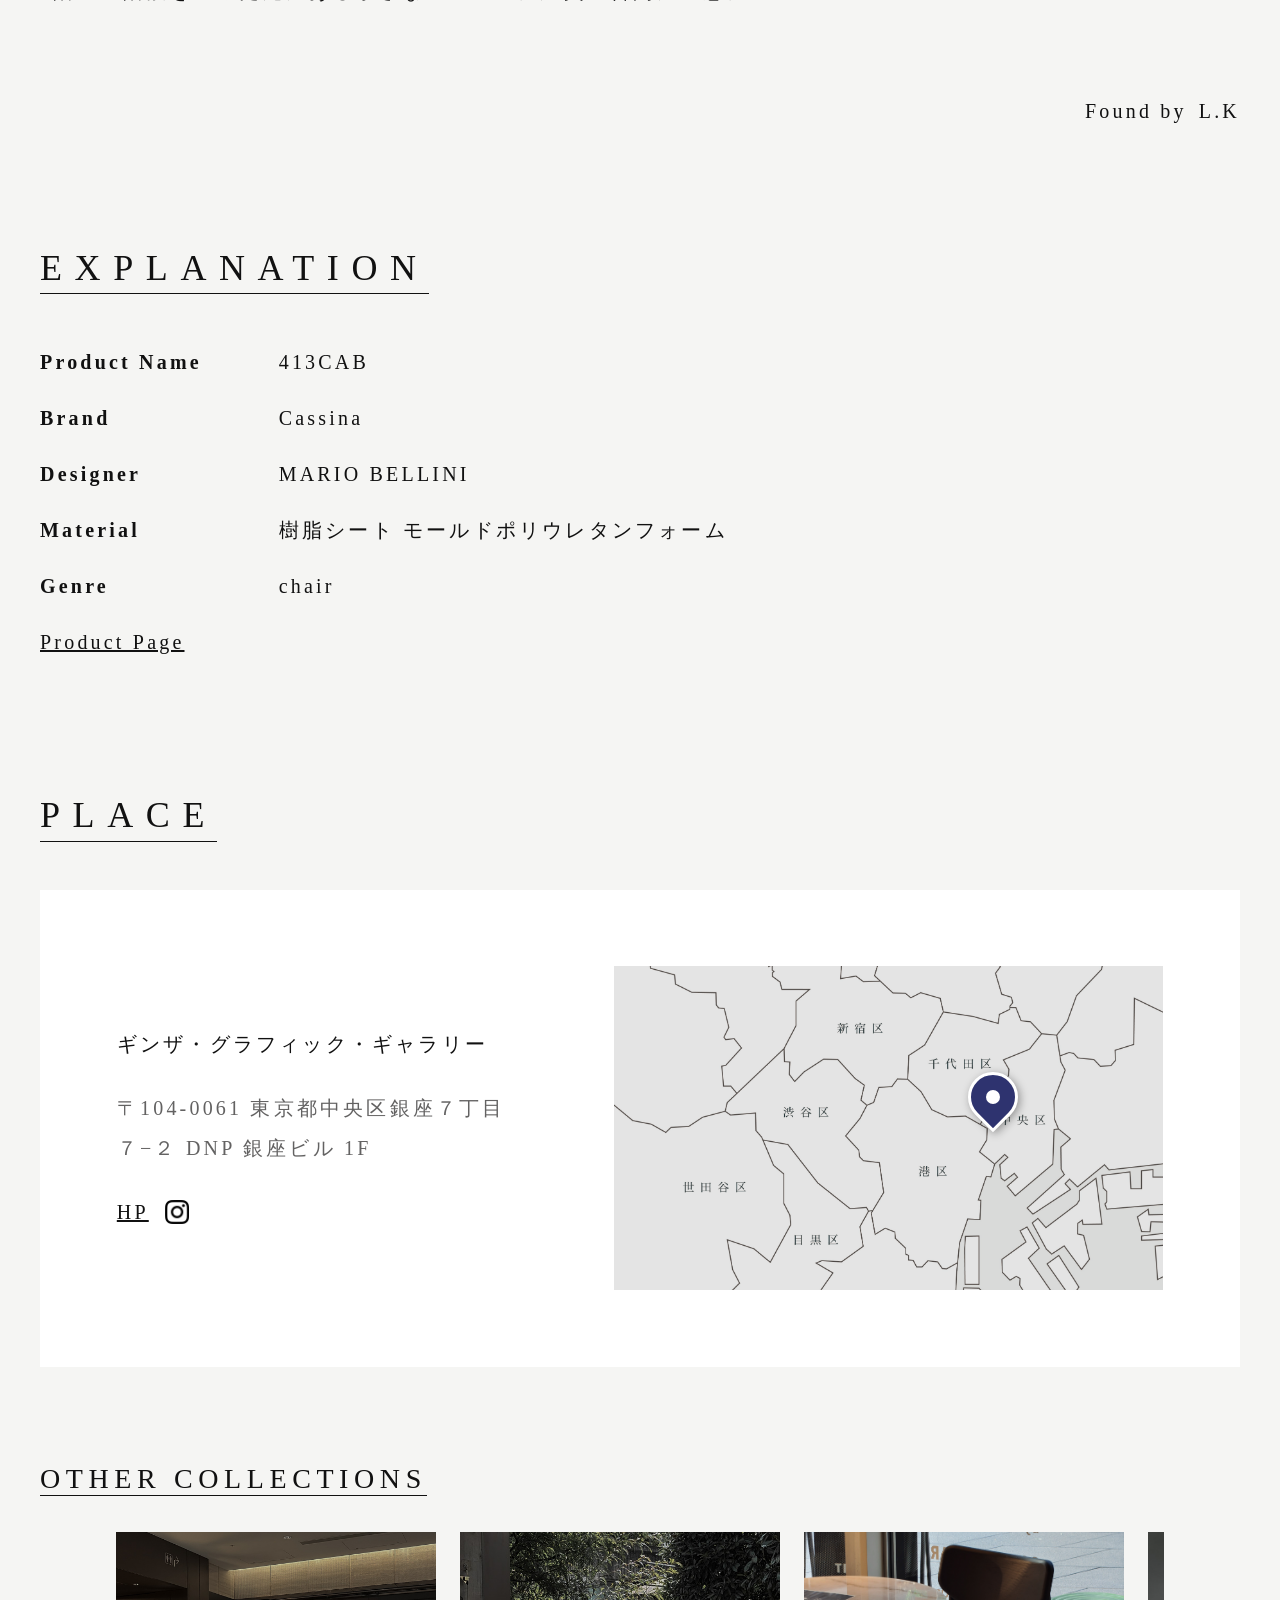
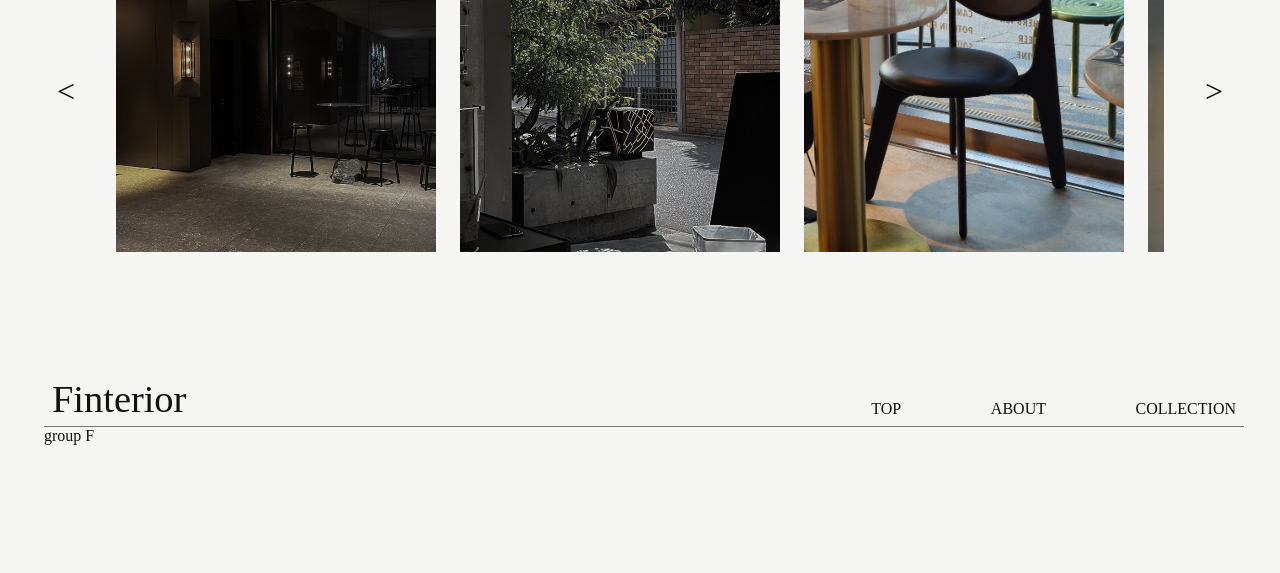
<file: docs/collection-09.html>
<!DOCTYPE html>
<html lang="ja">
<head>
  <meta charset="UTF-8">
  <meta name="viewport" content="width=device-width, initial-scale=1.0">
  <title>Collection 09</title>
  <link rel="stylesheet" href="collection.css">
  <script src="collection-page.js?v=2" defer></script>
</head>
<body></body>
</html>
</file>
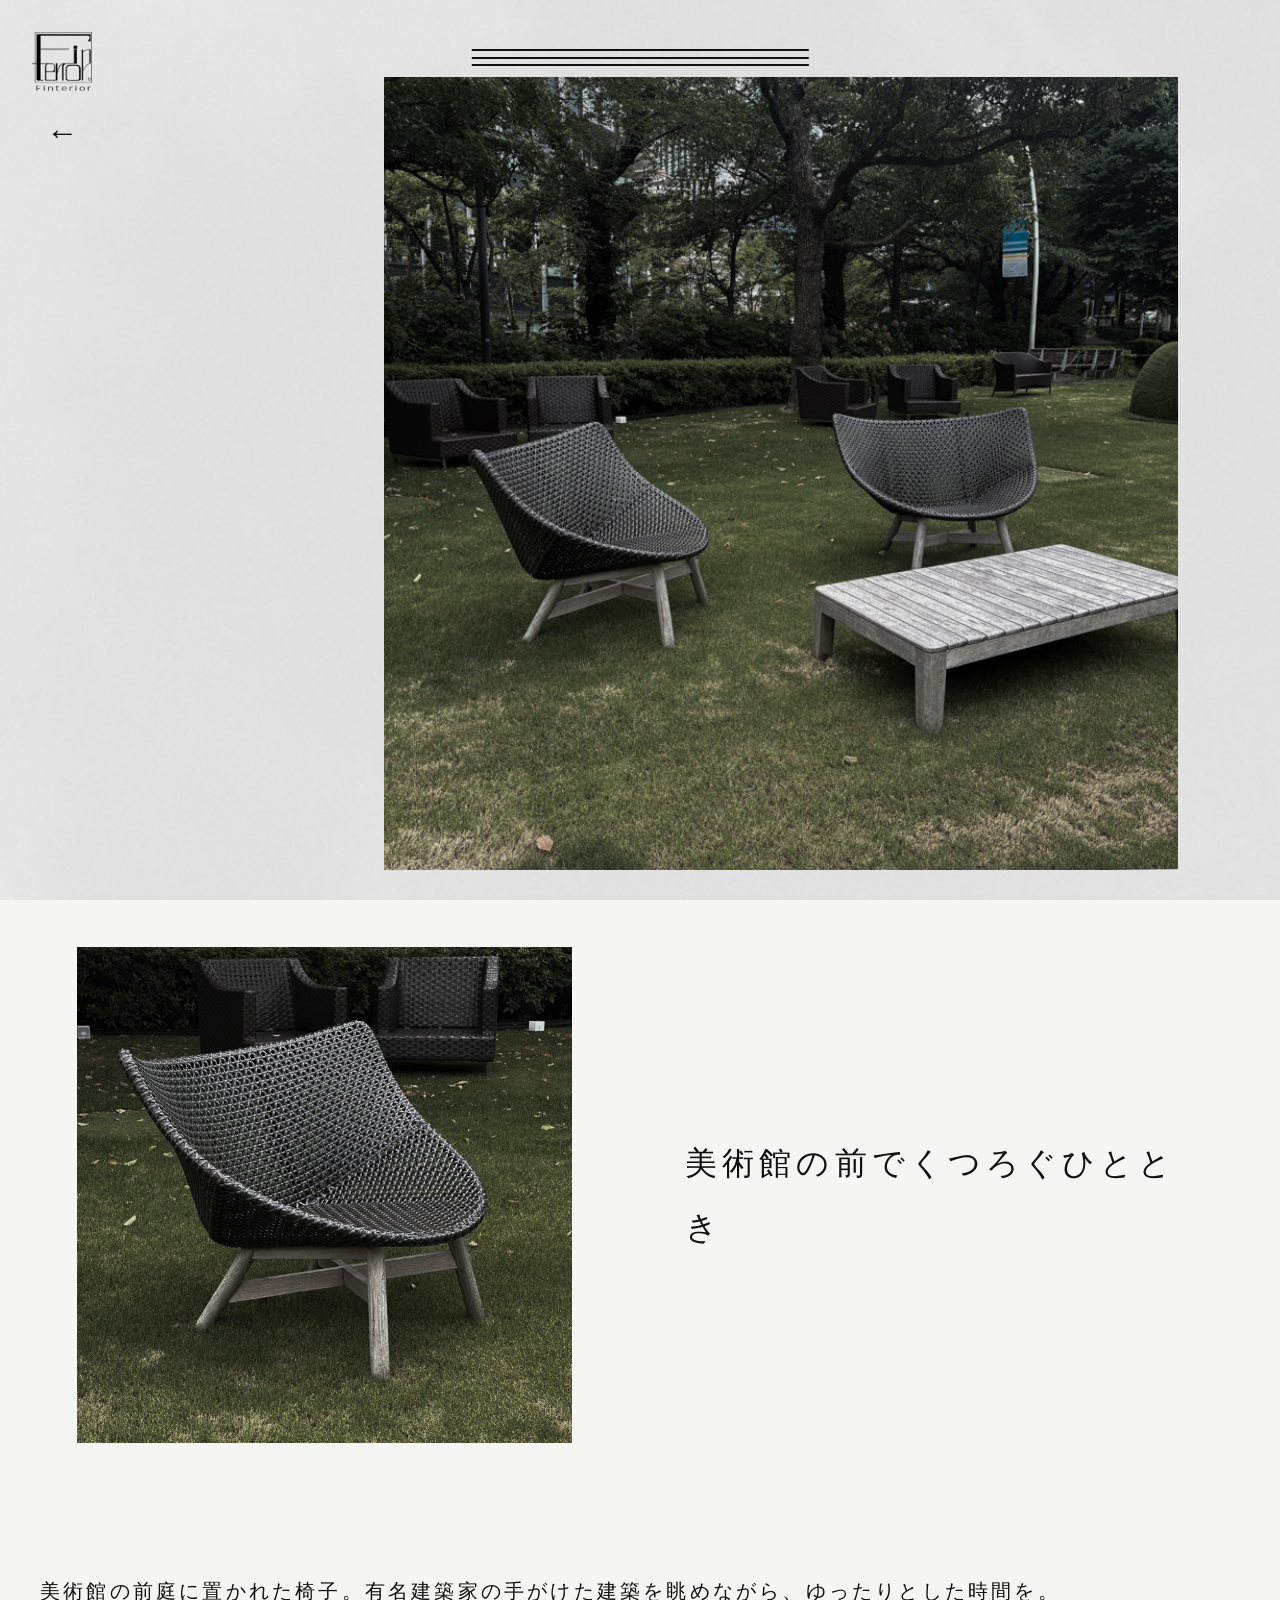
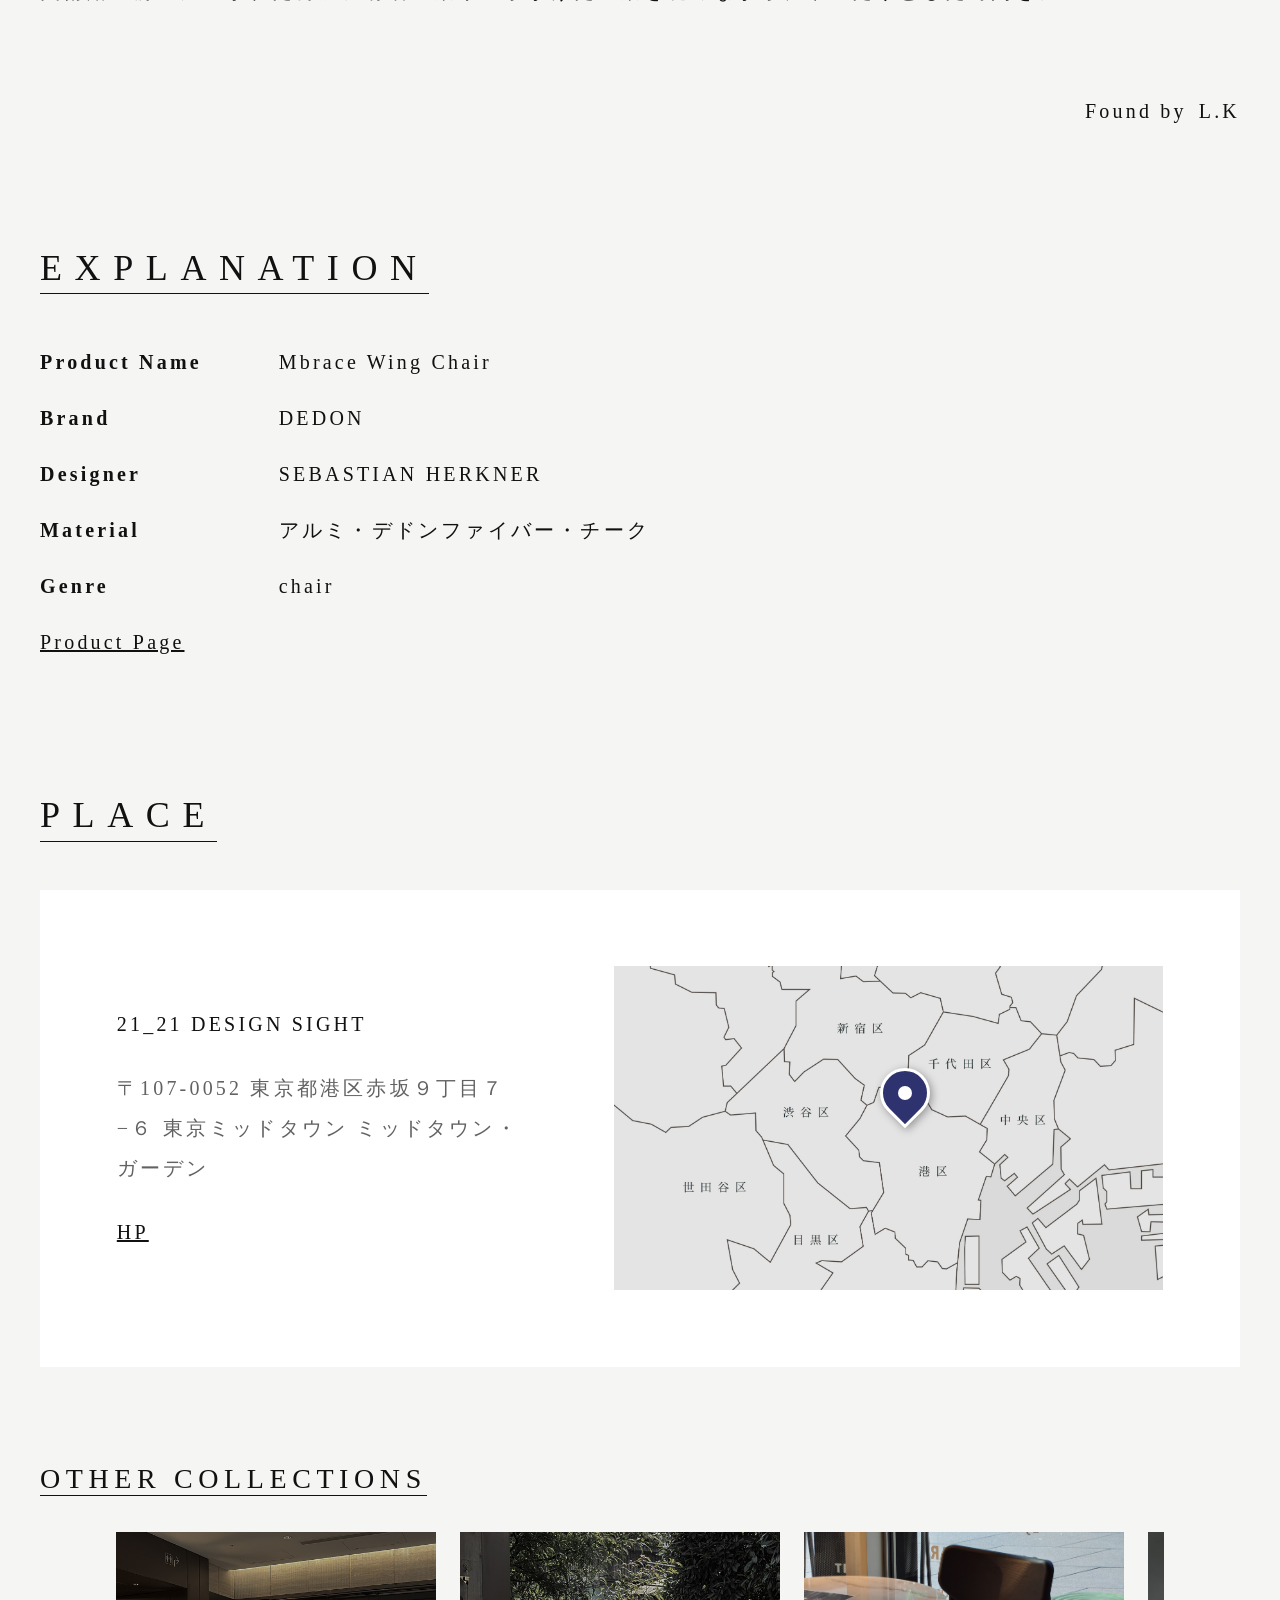
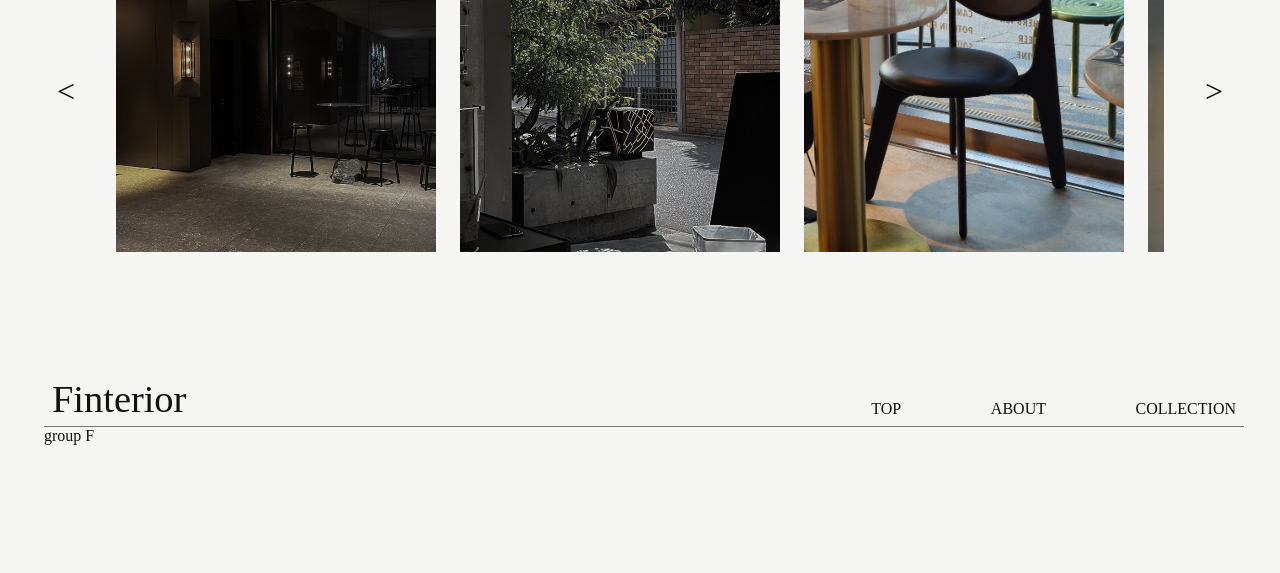
<file: docs/collection-10.html>
<!DOCTYPE html>
<html lang="ja">
<head>
  <meta charset="UTF-8">
  <meta name="viewport" content="width=device-width, initial-scale=1.0">
  <title>Collection 10</title>
  <link rel="stylesheet" href="collection.css">
  <script src="collection-page.js?v=2" defer></script>
</head>
<body></body>
</html>
</file>
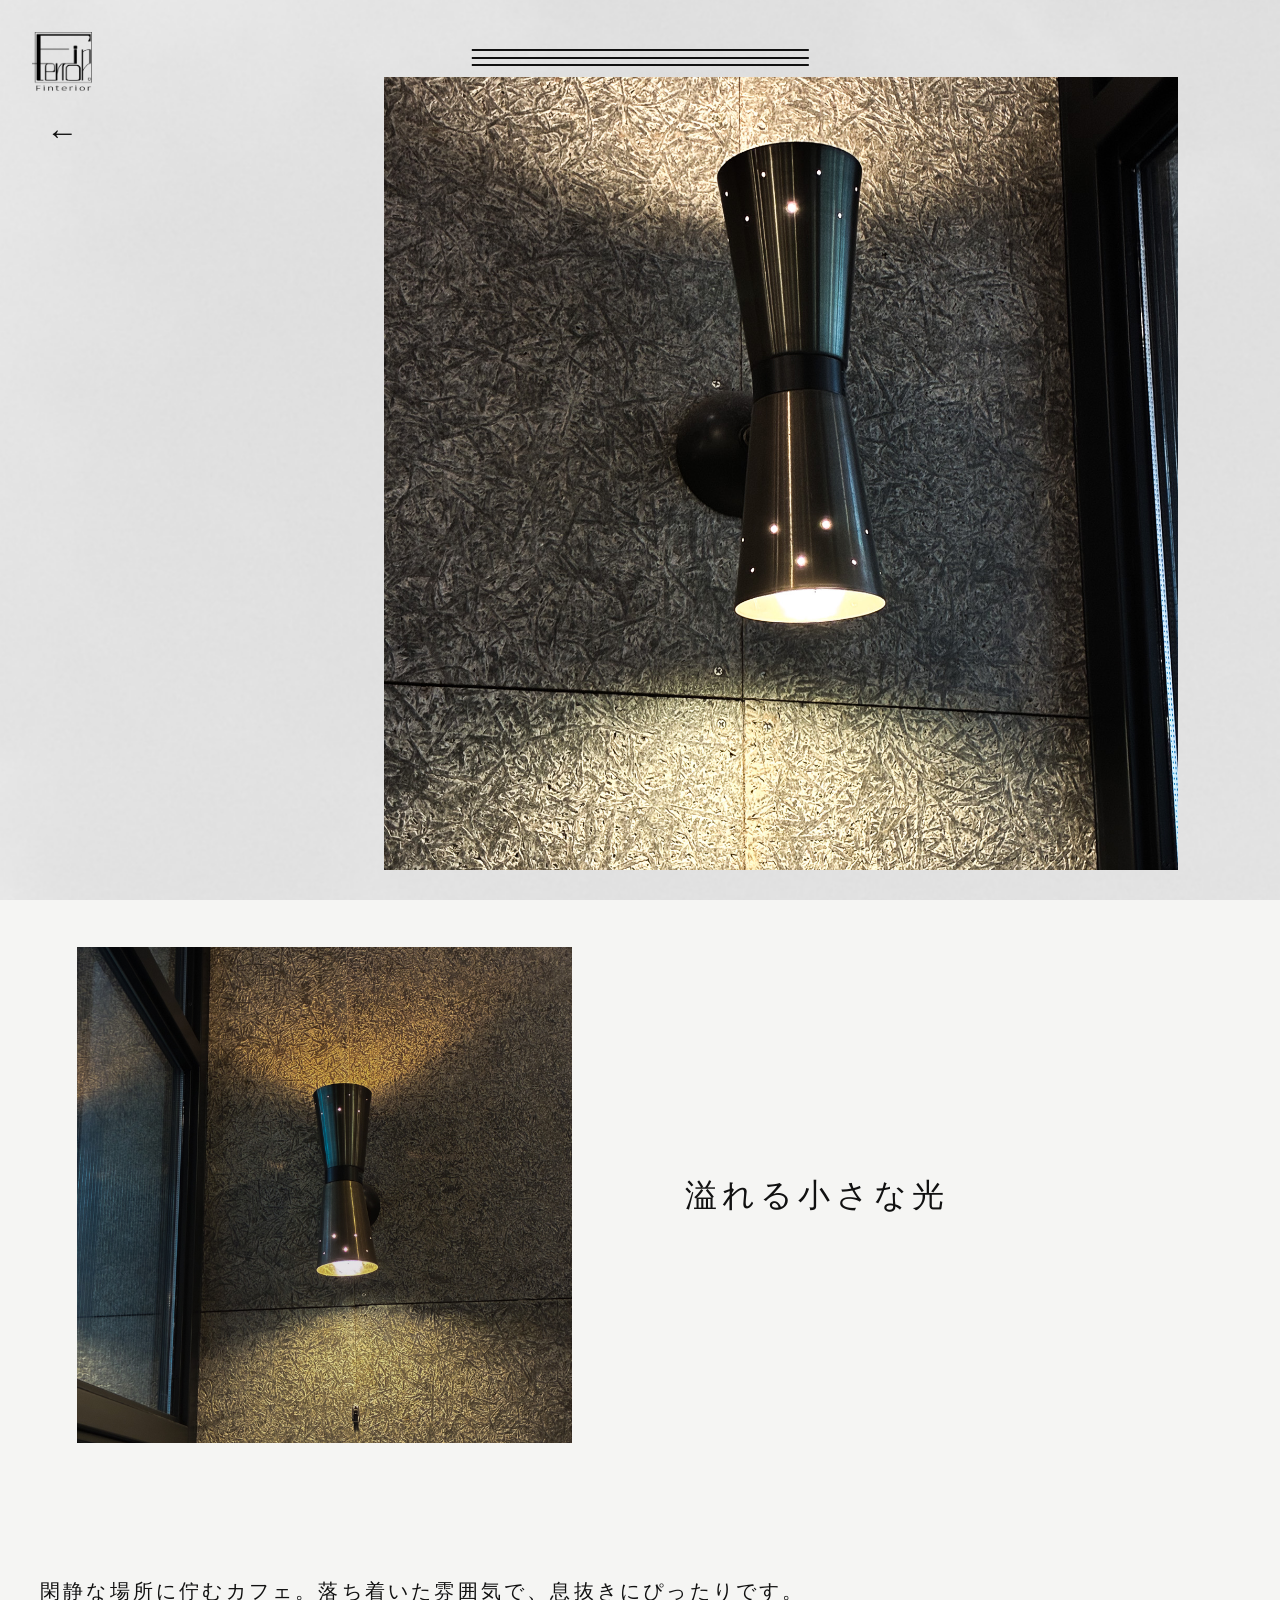
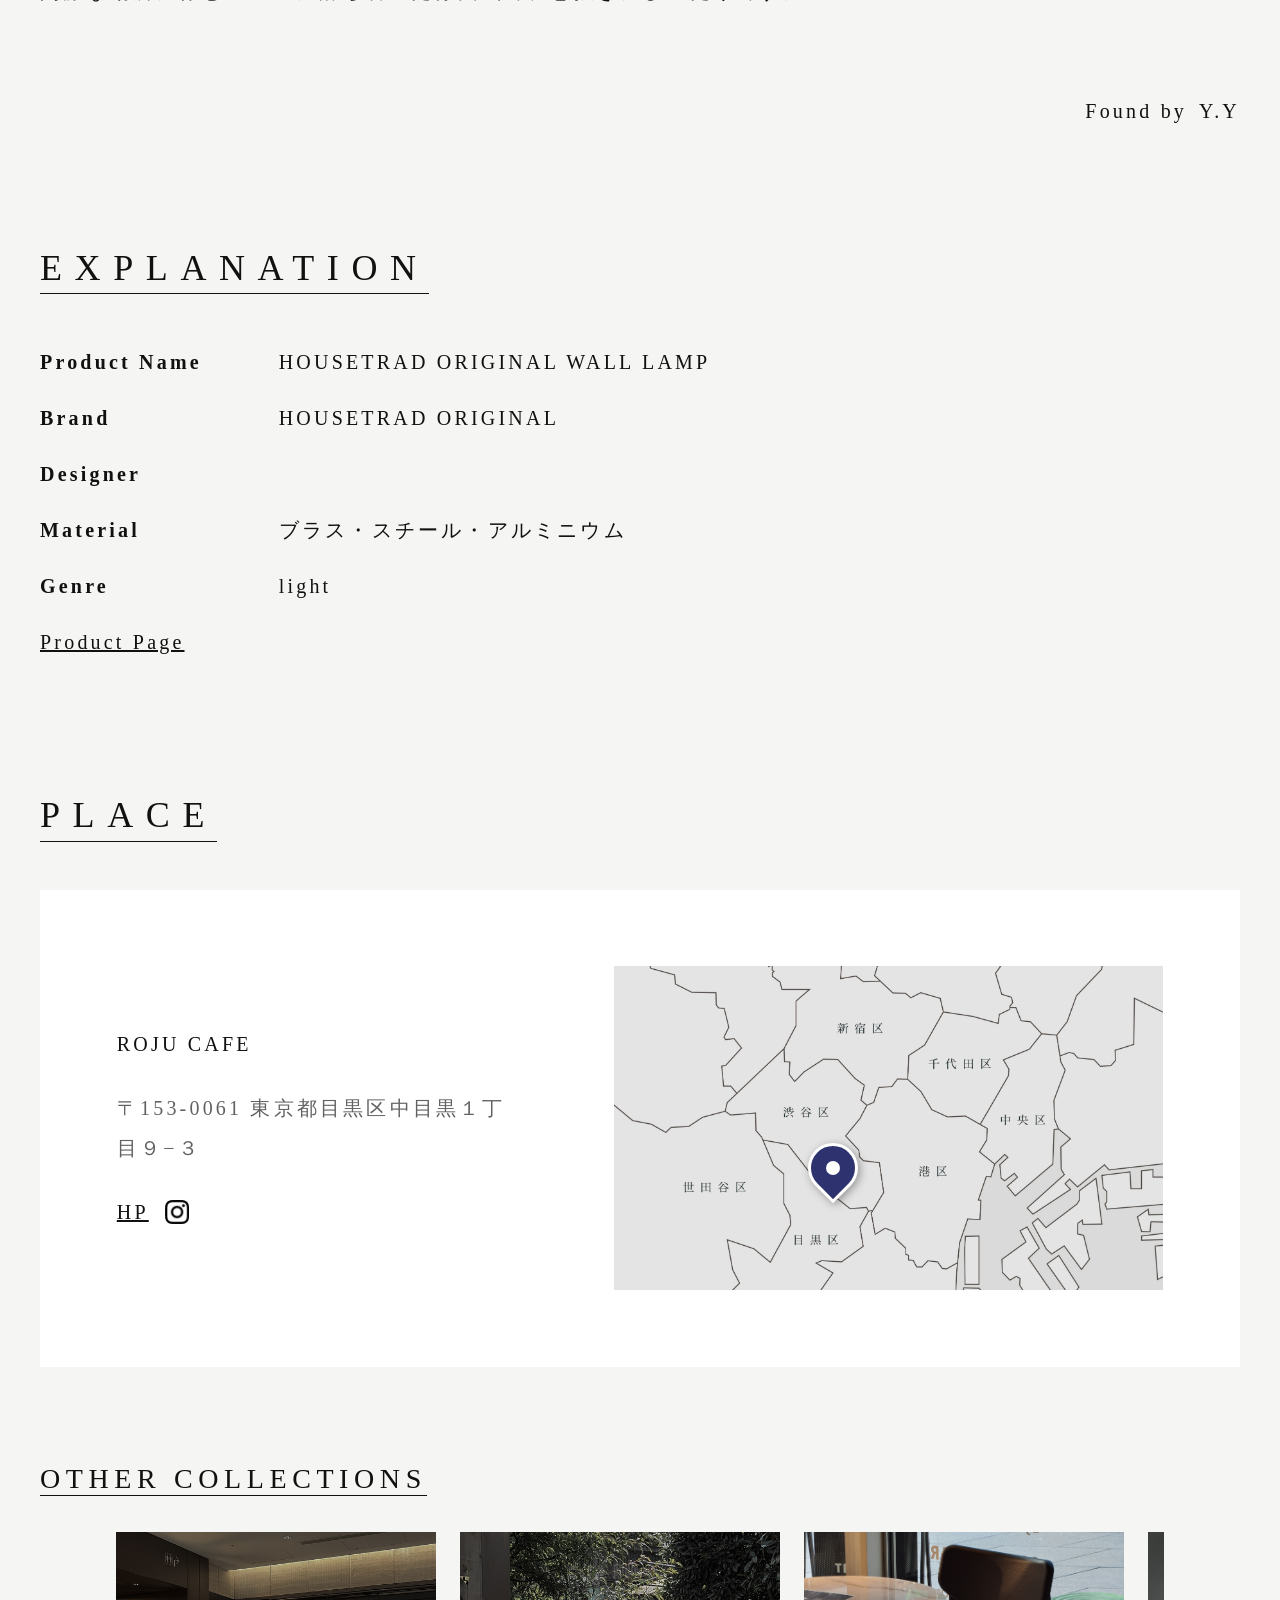
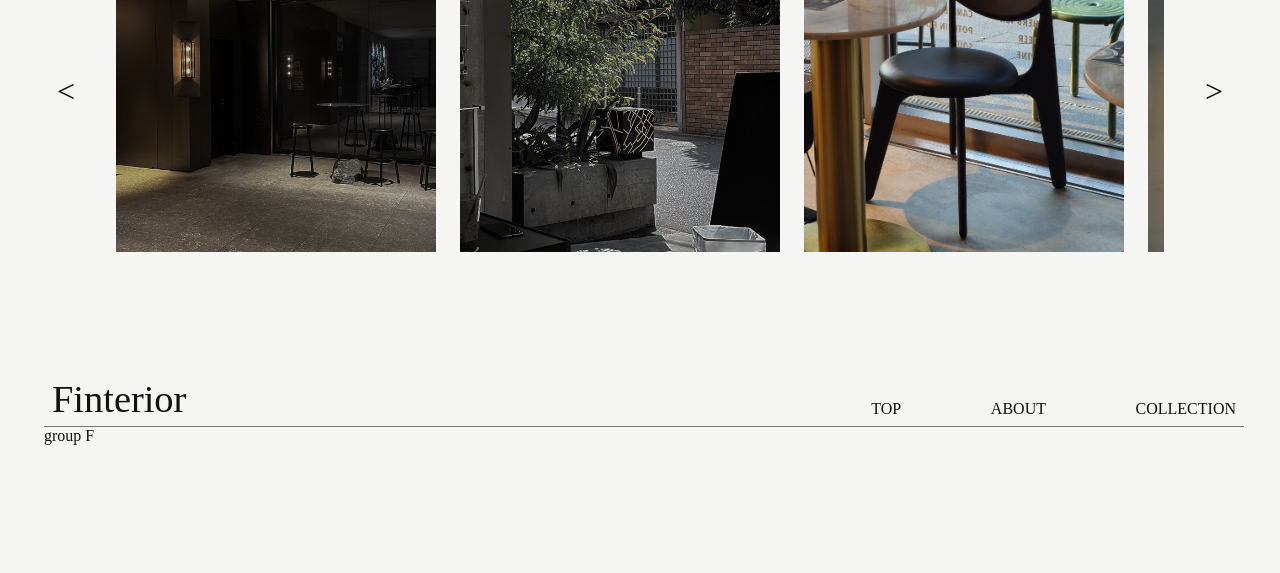
<file: docs/collection-11.html>
<!DOCTYPE html>
<html lang="ja">
<head>
  <meta charset="UTF-8">
  <meta name="viewport" content="width=device-width, initial-scale=1.0">
  <title>Collection 11</title>
  <link rel="stylesheet" href="collection.css">
  <script src="collection-page.js?v=2" defer></script>
</head>
<body></body>
</html>
</file>
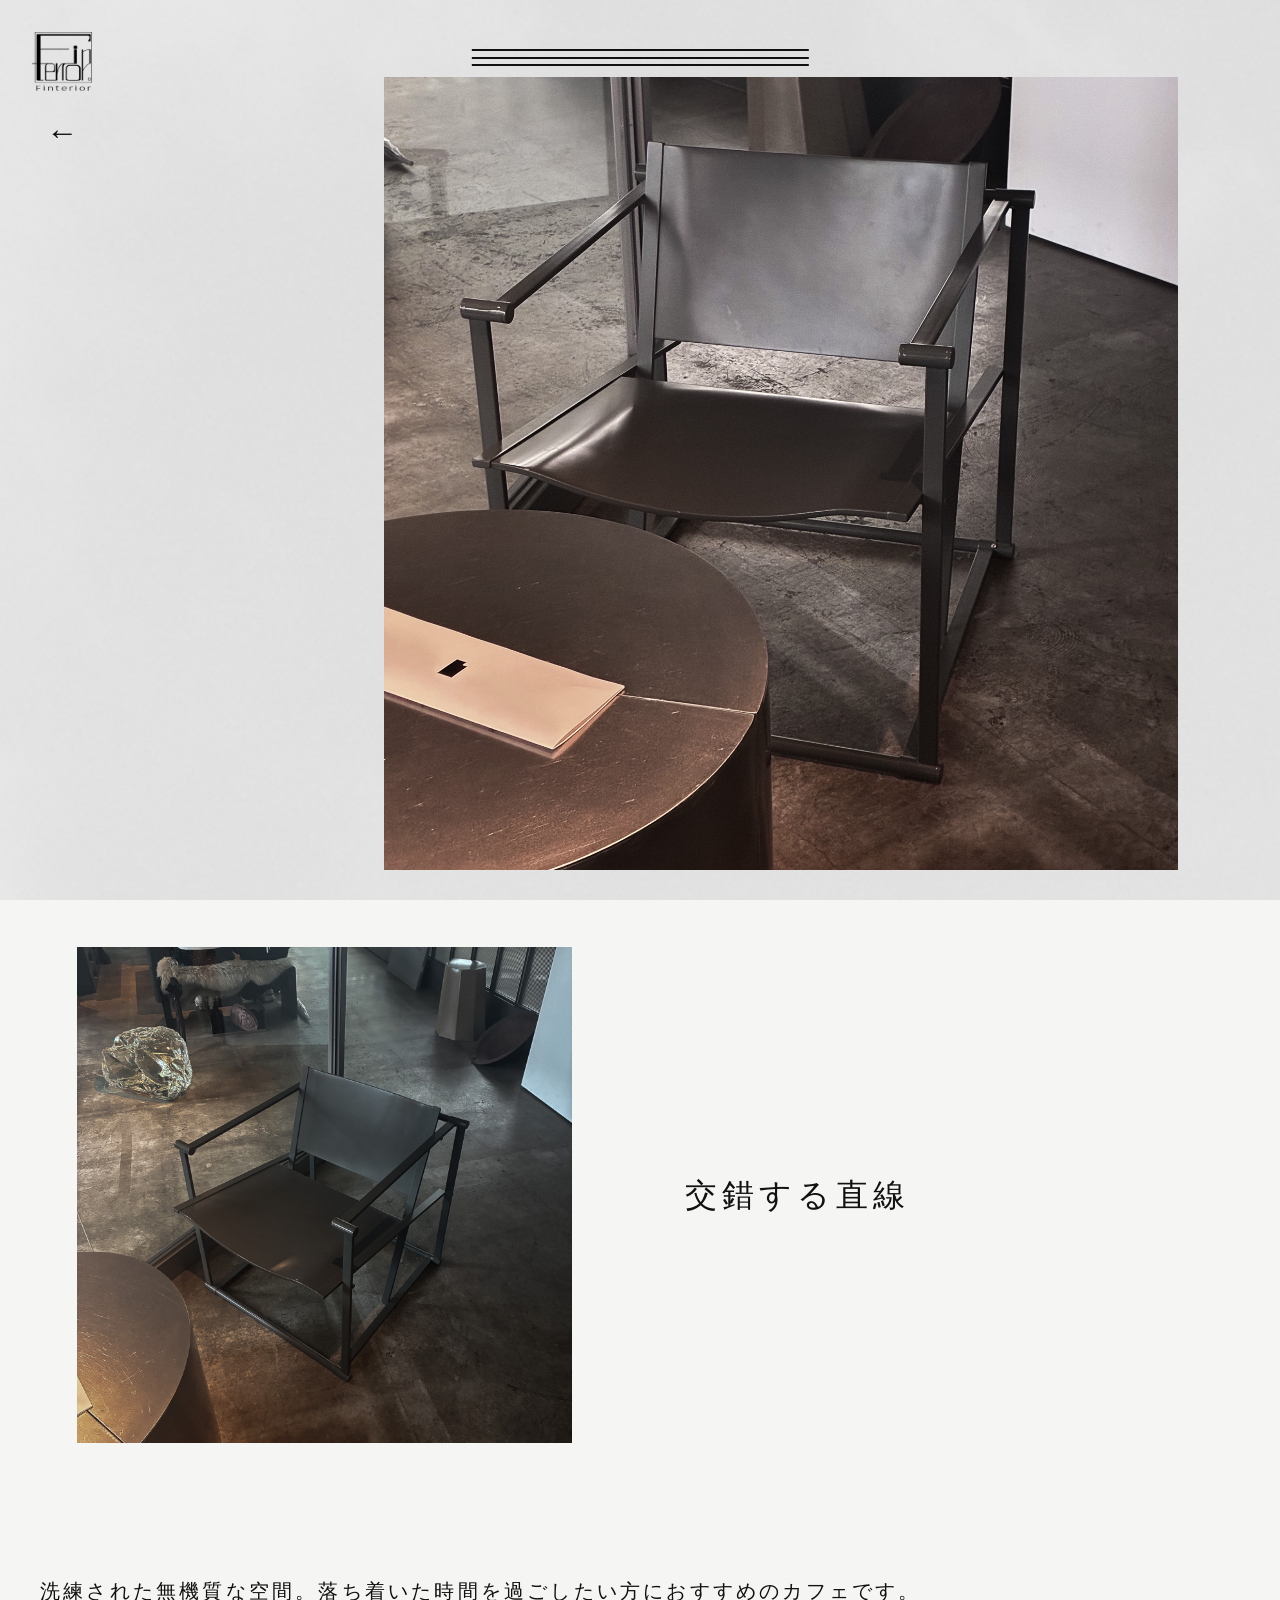
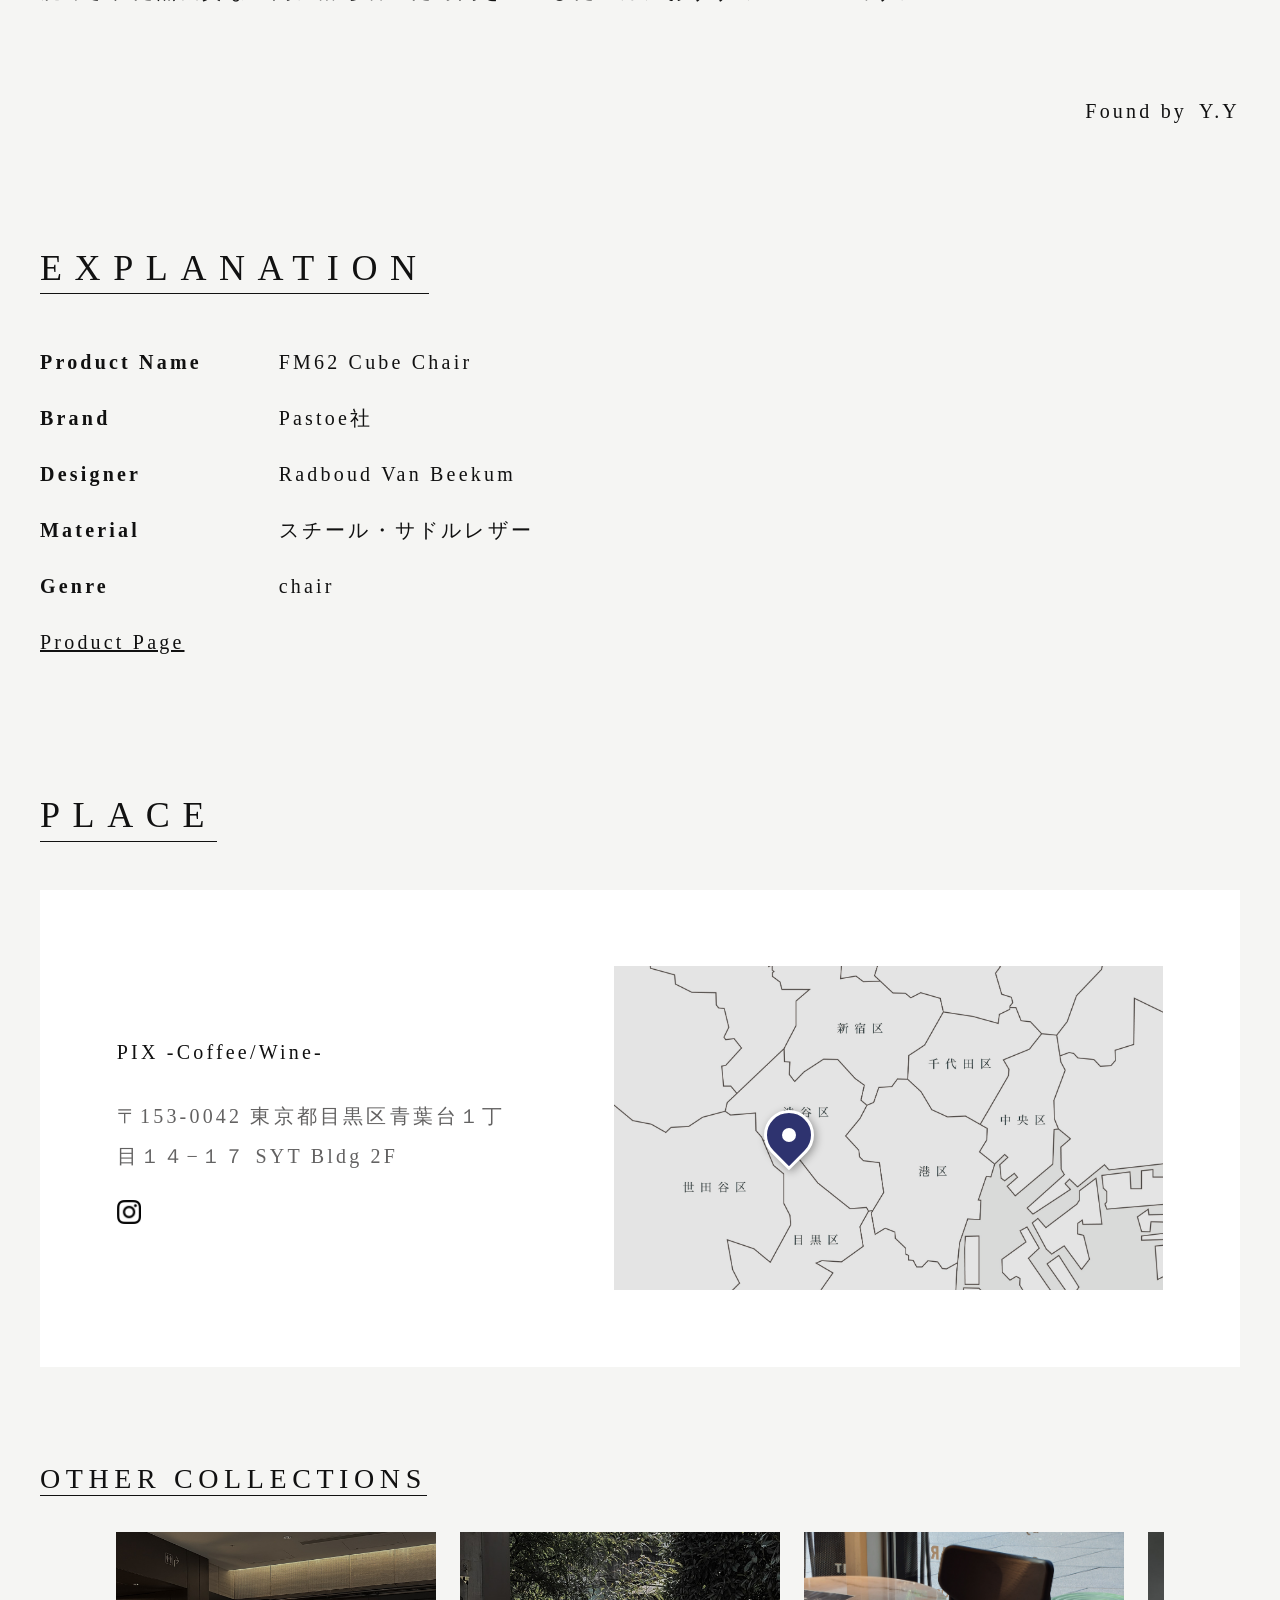
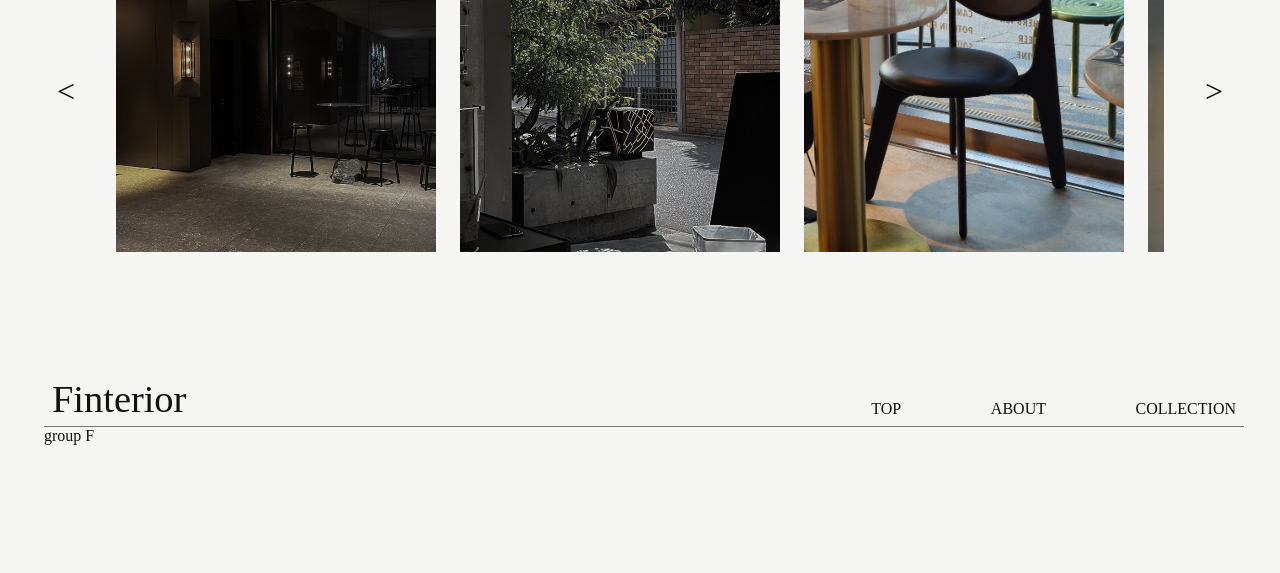
<file: docs/collection-12.html>
<!DOCTYPE html>
<html lang="ja">
<head>
  <meta charset="UTF-8">
  <meta name="viewport" content="width=device-width, initial-scale=1.0">
  <title>Collection 12</title>
  <link rel="stylesheet" href="collection.css">
  <script src="collection-page.js?v=2" defer></script>
</head>
<body></body>
</html>
</file>
<file: docs/collection.css>
body {
  margin: 0;
  color: #111;
  background-color: #f5f5f3;
  background-image: url("images/background.jpg");
  background-position: center;
  background-size: cover;
  background-attachment: fixed;
  font-family: "hiragino-mincho-pron", "Hiragino Mincho ProN", "Hiragino Mincho Pro", "Yu Mincho", "YuMincho", serif;
}

body::before {
  position: fixed;
  z-index: 1000;
  inset: 0;
  background: #fff;
  opacity: 1;
  pointer-events: none;
  content: "";
  transition: opacity 0.45s ease;
}

body.page-ready::before {
  opacity: 0;
}

body.page-leaving::before {
  opacity: 1;
  pointer-events: auto;
}

@media (prefers-reduced-motion: reduce) {
  body::before {
    transition: none;
  }
}

.site-logo {
  box-sizing: border-box;
  position: fixed;
  z-index: 100;
  top: clamp(12px, 2vw, 24px);
  left: clamp(12px, 2vw, 24px);
  display: grid;
  place-items: center;
  width: clamp(48px, 6vw, 76px);
  aspect-ratio: 1;
  padding: 8px;
  transition: transform 0.2s ease;
}

.site-logo img {
  display: block;
  width: 100%;
  height: 100%;
  filter: brightness(0);
  object-fit: contain;
}

.site-logo:hover,
.site-logo:focus-visible {
  transform: scale(1.06);
}

.site-logo:focus-visible {
  outline: 2px solid #111;
  outline-offset: 3px;
}

.back-button {
  position: fixed;
  z-index: 100;
  top: clamp(76px, 9vw, 112px);
  left: clamp(20px, 3vw, 36px);
  padding: 4px 10px;
  border: 0;
  color: #111;
  background: transparent;
  font: inherit;
  font-size: clamp(1.5rem, 2.5vw, 2rem);
  line-height: 1;
  cursor: pointer;
  transition: transform 0.2s ease;
}

.back-button:hover,
.back-button:focus-visible {
  transform: translateX(-4px);
}

.back-button:focus-visible {
  outline: 2px solid #111;
  outline-offset: 3px;
}

.menu-button {
  --menu-open-top: clamp(12px, 1.7vw, 24px);
  --menu-open-size: clamp(36px, 3.4vw, 48px);
  position: fixed;
  z-index: 102;
  top: clamp(16px, 2.8vw, 40px);
  left: 50%;
  display: grid;
  width: clamp(140px, 28vw, 400px);
  height: var(--menu-open-size);
  padding: clamp(7px, 0.85vw, 12px);
  border: 0;
  background: transparent;
  cursor: pointer;
  transform: translateX(-50%);
  transition: width 0.25s ease, top 0.25s ease;
}

.menu-button span {
  display: block;
  width: 100%;
  height: 2px;
  margin: auto;
  background: #111;
  transition:
    width 0.25s ease,
    transform 0.25s ease,
    opacity 0.25s ease;
}

.menu-button[aria-expanded="true"] {
  top: var(--menu-open-top);
  width: var(--menu-open-size);
}

.menu-button[aria-expanded="true"] span {
  width: clamp(18px, 1.7vw, 24px);
}

.menu-button[aria-expanded="true"] span:nth-child(1) {
  transform: translateY(clamp(6px, 0.55vw, 8px)) rotate(45deg);
}

.menu-button[aria-expanded="true"] span:nth-child(2) {
  opacity: 0;
}

.menu-button[aria-expanded="true"] span:nth-child(3) {
  transform: translateY(clamp(-8px, -0.55vw, -6px)) rotate(-45deg);
}

.global-menu {
  position: fixed;
  z-index: 101;
  top: calc(clamp(12px, 1.7vw, 24px) + clamp(36px, 3.4vw, 48px));
  left: 50%;
  display: flex;
  gap: clamp(16px, 2.2vw, 32px);
  padding: clamp(18px, 2vw, 28px) clamp(20px, 2.8vw, 40px);
  background: rgb(243 243 243);
  opacity: 0;
  visibility: hidden;
  pointer-events: none;
  transform: translate(-50%, -16px) scaleY(0.96);
  transform-origin: top center;
  transition:
    opacity 0.25s ease,
    transform 0.25s ease,
    visibility 0s linear 0.25s;
}

.global-menu.is-open {
  opacity: 1;
  visibility: visible;
  pointer-events: auto;
  transform: translate(-50%, 0) scaleY(1);
  transition-delay: 0s;
}

.global-menu a {
  color: #111;
  font-size: clamp(0.625rem, 1vw, 0.875rem);
  letter-spacing: clamp(0.08em, 0.18vw, 0.18em);
  text-decoration: none;
}

.global-menu a:hover,
.global-menu a:focus-visible {
  text-decoration: underline;
  text-decoration-thickness: 1px;
  text-underline-offset: 4px;
}

#collection-detail {
  padding-top: clamp(48px, 6vw, 80px);
}

.reveal-ready .scroll-reveal {
  opacity: 0;
  transform: translateY(60px);
  transition:
    opacity 2.4s ease,
    transform 0.8s ease;
}

.reveal-ready .scroll-reveal.is-visible {
  opacity: 1;
  transform: translateY(0);
}

#image-1 {
  display: block;
  width: 62%;
  margin-left: auto;
  margin-right: 8%;
  aspect-ratio: 1 / 1;
  object-fit: cover;
  object-position: center;
}

.image-comment-row {
  display: flex;
  align-items: center;
  gap: 10%;
  margin-top: 6%;
  padding-left: 6%;
  padding-right: 6%;
}

#image-2 {
  display: block;
  flex: 0 0 44%;
  width: 44%;
  aspect-ratio: 1 / 1;
  object-fit: cover;
  object-position: center;
}

.image-comment-row #copy {
  flex: 1;
  margin: 0;
  font-size: clamp(0.6rem, 2.5vw, 2.25rem);
  letter-spacing: 0.16em;
  line-height: 2;
}

#copy{
  white-space: pre-wrap;
}

.collection-info {
  width: min(100% - 48px, 1200px);
  margin: 48px auto 80px;
  font-size: clamp(1rem, 2vw, 1.25rem);
  letter-spacing: 0.16em;
  line-height: 2;
}

.collection-info h1,
.collection-info h2,
.collection-info h3 {
  width: fit-content;
  margin: 0 0 48px;
  border-bottom: 1px solid currentColor;
  font-size: clamp(1.25rem, 3vw, 2.25rem);
  font-weight: 400;
  letter-spacing: 0.35em;
  line-height: 1.4;
}

.collection-info h1 {
  border-bottom: 0;
  font-size: clamp(2rem, 5vw, 4rem);
}

.collection-info p,
.collection-info dl {
  margin: 0 0 32px;
}

.collection-info dt {
  margin-top: 16px;
  font-weight: 600;
}

.collection-info dd {
  margin-left: 0;
}

#address {
  margin-top: 16px;
  color: #636262;
}

.place-links {
  display: flex;
  align-items: center;
  gap: 16px;
  margin-top: 16px;
}

#shop-link,
#instagram-link {
  margin-top: 0;
}

#instagram-link {
  display: inline-block;
}

#instagram-link img {
  display: block;
  width: 24px;
  height: 24px;
  object-fit: contain;
}

[hidden] {
  display: none !important;
}


#comment {
  font-size: clamp(1rem, 2.5vw, 1.25rem);
  line-height: 2;
  margin: 0 0 0px;
}

.introducer-panel {
  margin-top: clamp(12px, 2vw, 24px);
  white-space: pre-wrap;
}

.found-by {
  display: flex;
  align-items: baseline;
  justify-content: flex-end;
  gap: 0.6em;
  margin: 0;
  font-weight: 400;
}



.explanation-list {
  display: grid;
  grid-template-columns: max-content 1fr;
  column-gap: clamp(32px, 6vw, 96px);
  row-gap: 16px;
  padding-left: 0;
}

.explanation-list dt {
  margin-top: 0;
}

.collection-info .place-title {
  margin-top: 96px;
}

.place-panel {
  display: grid;
  grid-template-columns: minmax(0, 1fr) minmax(0, 1.35fr);
  align-items: center;
  gap: clamp(40px, 7vw, 112px);
  padding: clamp(40px, 6vw, 80px);
  background: #fff;
}

.collection-info .place-list {
  display: grid;
  grid-template-columns: minmax(0, 1fr);
  row-gap: 8px;
  margin: 0;
}

.place-list dd {
  min-width: 0;
  overflow-wrap: anywhere;
}

.place-list dt {
  margin-top: 0;
  font-weight: 400;
}

.map-image {
  display: block;
  width: 100%;
  aspect-ratio: 1.7 / 1;
  object-fit: cover;
}

.detail-map {
  position: relative;
}

.detail-map-pin {
  position: absolute;
  top: var(--pin-y);
  left: var(--pin-x);
  display: grid;
  place-items: center;
  width: clamp(28px, 4vw, 44px);
  aspect-ratio: 1;
  border: 3px solid #fff;
  border-radius: 50% 50% 50% 0;
  background: #2E336F;
  box-shadow: 0 3px 8px rgb(0 0 0 / 35%);
  transform: translate(-50%, -100%) rotate(-45deg);
  transition: filter 0.2s ease, transform 0.2s ease;
}

.detail-map-pin-center {
  width: 32%;
  aspect-ratio: 1;
  border-radius: 50%;
  background: #fff;
}

.detail-map-pin:hover,
.detail-map-pin:focus-visible {
  filter: brightness(1.08);
  transform: translate(-50%, -100%) rotate(-45deg) scale(1.15);
}

.detail-map-pin:focus-visible {
  outline: 3px solid #111;
  outline-offset: 4px;
}

.collection-info a {
  color: inherit;
}

.collection-carousel {
  width: min(100% - 48px, 1200px);
  margin: 96px auto 0;
  padding-bottom: 80px;
}

.collection-carousel h2 {
  width: fit-content;
  margin: 0 0 36px;
  border-bottom: 1px solid currentColor;
  font-size: clamp(1.1rem, 2.5vw, 1.75rem);
  font-weight: 400;
  letter-spacing: 0.2em;
}

.carousel-layout {
  display: grid;
  grid-template-columns: auto minmax(0, 1fr) auto;
  gap: clamp(8px, 2vw, 24px);
  align-items: center;
}

.carousel-viewport {
  overflow-x: auto;
  scrollbar-width: none;
  scroll-snap-type: x mandatory;
}

.carousel-viewport::-webkit-scrollbar {
  display: none;
}

.carousel-track {
  display: flex;
  gap: clamp(12px, 2vw, 24px);
}

.carousel-item {
  flex: 0 0 clamp(180px, 28vw, 320px);
  color: #111;
  scroll-snap-align: start;
  text-decoration: none;
}

.carousel-item img {
  display: block;
  width: 100%;
  aspect-ratio: 1;
  background: #ddd;
  object-fit: cover;
  transition: opacity 0.25s ease, transform 0.25s ease;
}

.carousel-item:hover img,
.carousel-item:focus-visible img {
  opacity: 0.8;
  transform: scale(1.02);
}

.carousel-item:focus-visible {
  outline: none;
}

.carousel-button {
  display: grid;
  place-items: center;
  width: clamp(36px, 5vw, 52px);
  aspect-ratio: 1;
  background: transparent;
  border: none;
  font: inherit;
  font-size: clamp(1.25rem, 3vw, 2rem);
  cursor: pointer;
  transition: color 0.2s ease, background 0.2s ease;
}

.carousel-button:focus-visible {
  outline: none;
}

.footer {
  width: min(100% - 48px, 1200px);
  margin: 0 auto 80px;
  padding: 48px 44px;
}

.footer-menu {
  display: flex;
  align-items: flex-end;
  justify-content: space-between;
  gap: 48px;
  padding: 0 8px 8px;
  border-bottom: 1px solid #777;
}

.footer-brand,
.footer-links a {
  color: #111;
  text-decoration: none;
}

.footer-brand {
  font-size: clamp(1.75rem, 3vw, 2.5rem);
  line-height: 1;
}

.footer-links {
  display: flex;
  align-items: center;
  gap: clamp(32px, 7vw, 96px);
}


.footer-brand:hover,
.footer-brand:focus-visible,
.footer-links a:hover,
.footer-links a:focus-visible {
  opacity: 0.55;
}

.footer-brand:focus-visible,
.footer-links a:focus-visible {
  outline: 2px solid #111;
  outline-offset: 4px;
}

@media (max-width: 720px) {
  .collection-info {
    width: min(100% - 32px, 1200px);
    margin-top: 32px;
  }

  .collection-info h1,
  .collection-info h2 {
    margin-bottom: 32px;
  }

  .collection-info .place-title {
    margin-top: 64px;
  }

  .place-panel {
    grid-template-columns: 1fr;
    gap: 32px;
    padding: 32px 24px;
  }

  .collection-carousel {
    width: min(100% - 24px, 1200px);
    margin-top: 64px;
    padding-bottom: 56px;
  }

  .collection-carousel h2 {
    margin-bottom: 24px;
  }

  .carousel-layout {
    gap: 6px;
  }

  .carousel-item {
    flex-basis: min(72vw, 280px);
  }

  .footer {
    width: min(100% - 32px, 1200px);
    margin-bottom: 32px;
    padding: 32px 24px;
  }

  .footer-menu {
    align-items: flex-start;
    flex-direction: column;
    gap: 28px;
  }

  .footer-links {
    width: 100%;
    justify-content: space-between;
    gap: 16px;
  }
}

@media (prefers-reduced-motion: reduce) {
  .reveal-ready .scroll-reveal {
    opacity: 1;
    transform: none;
    transition: none;
  }
}
</file>
